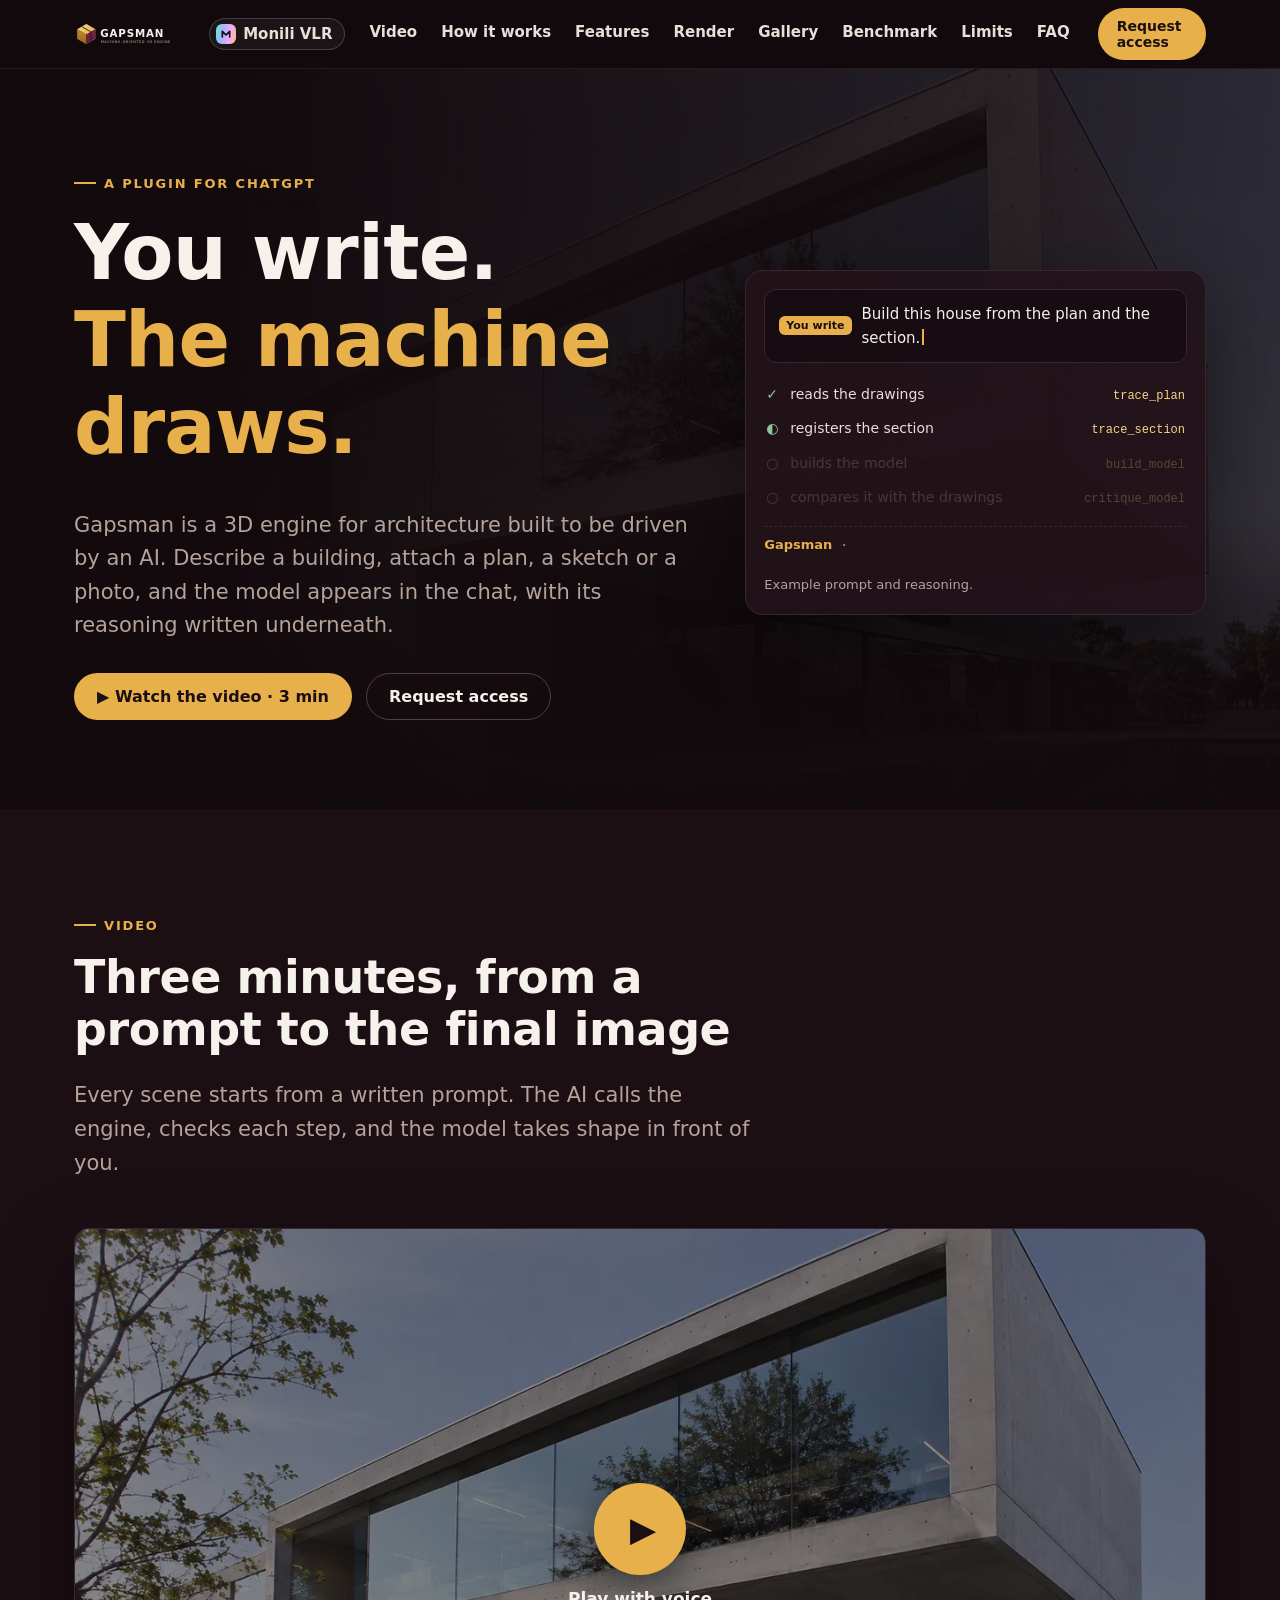
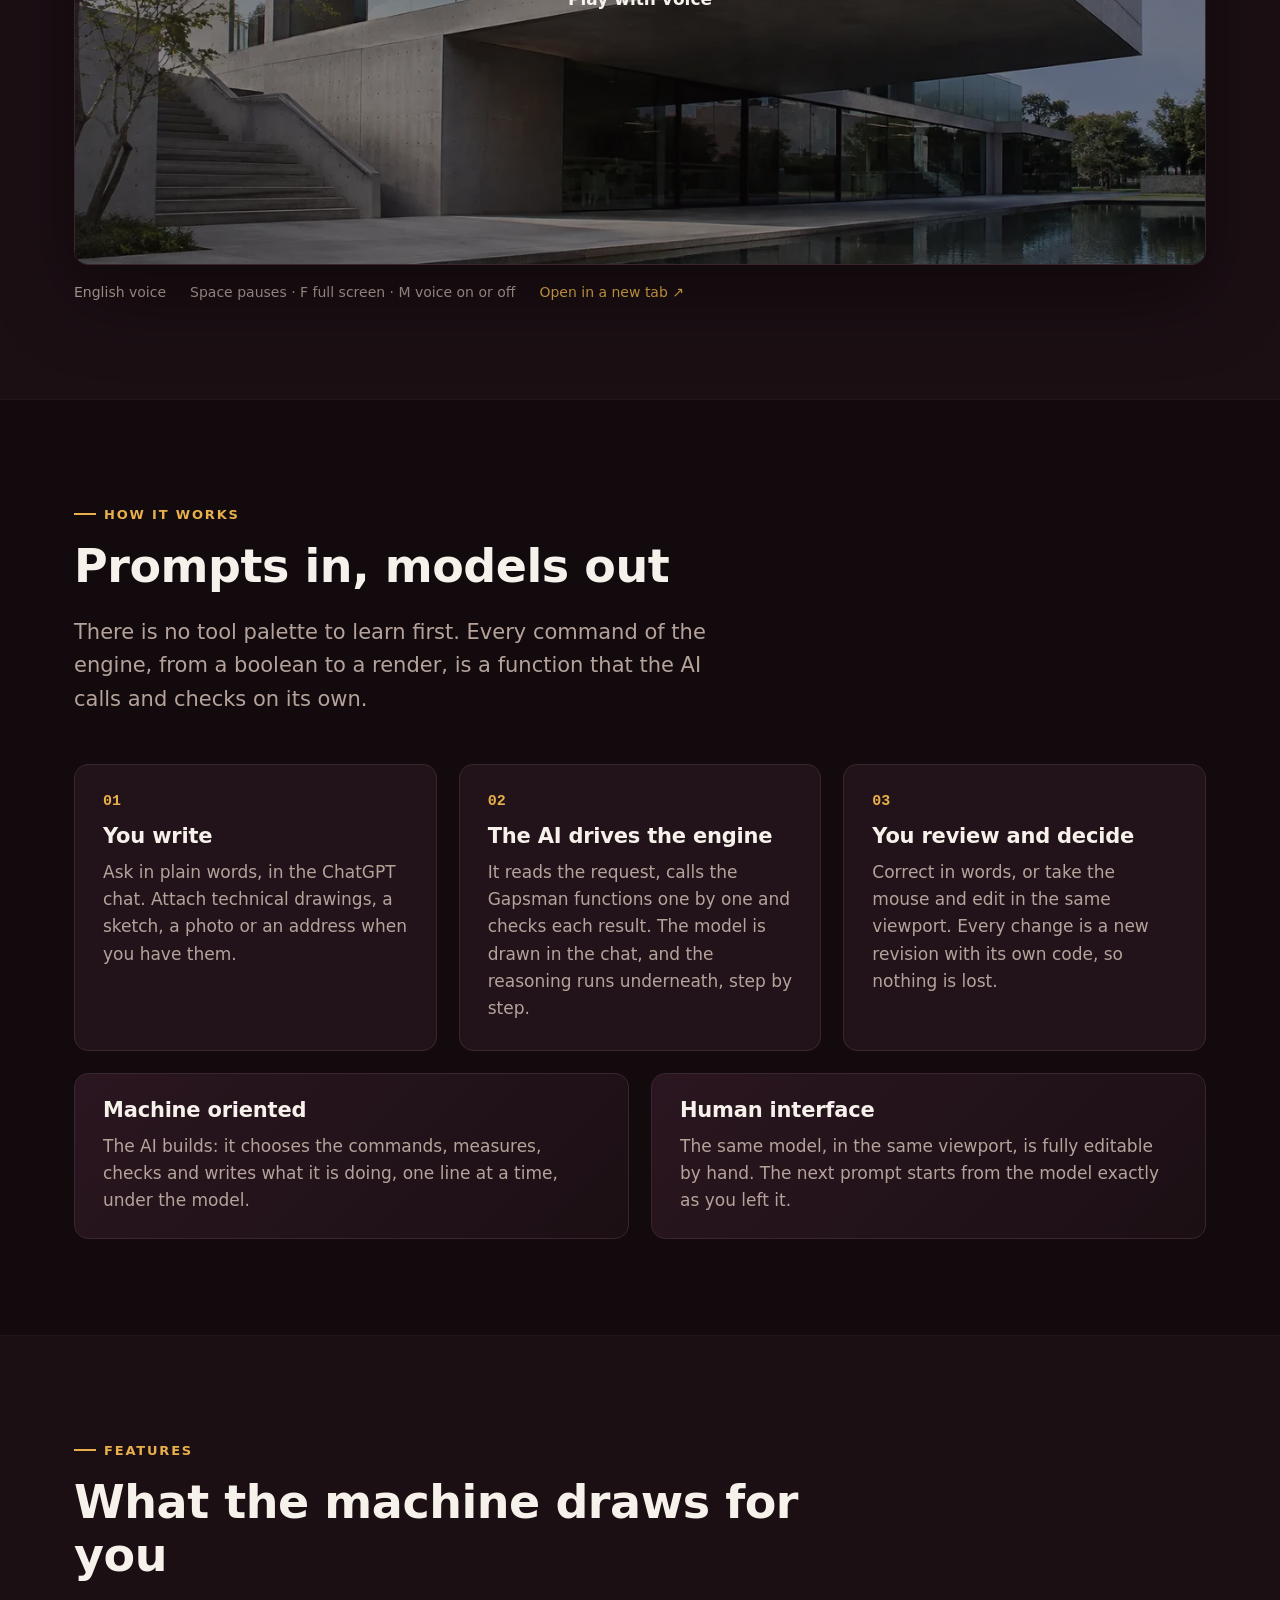
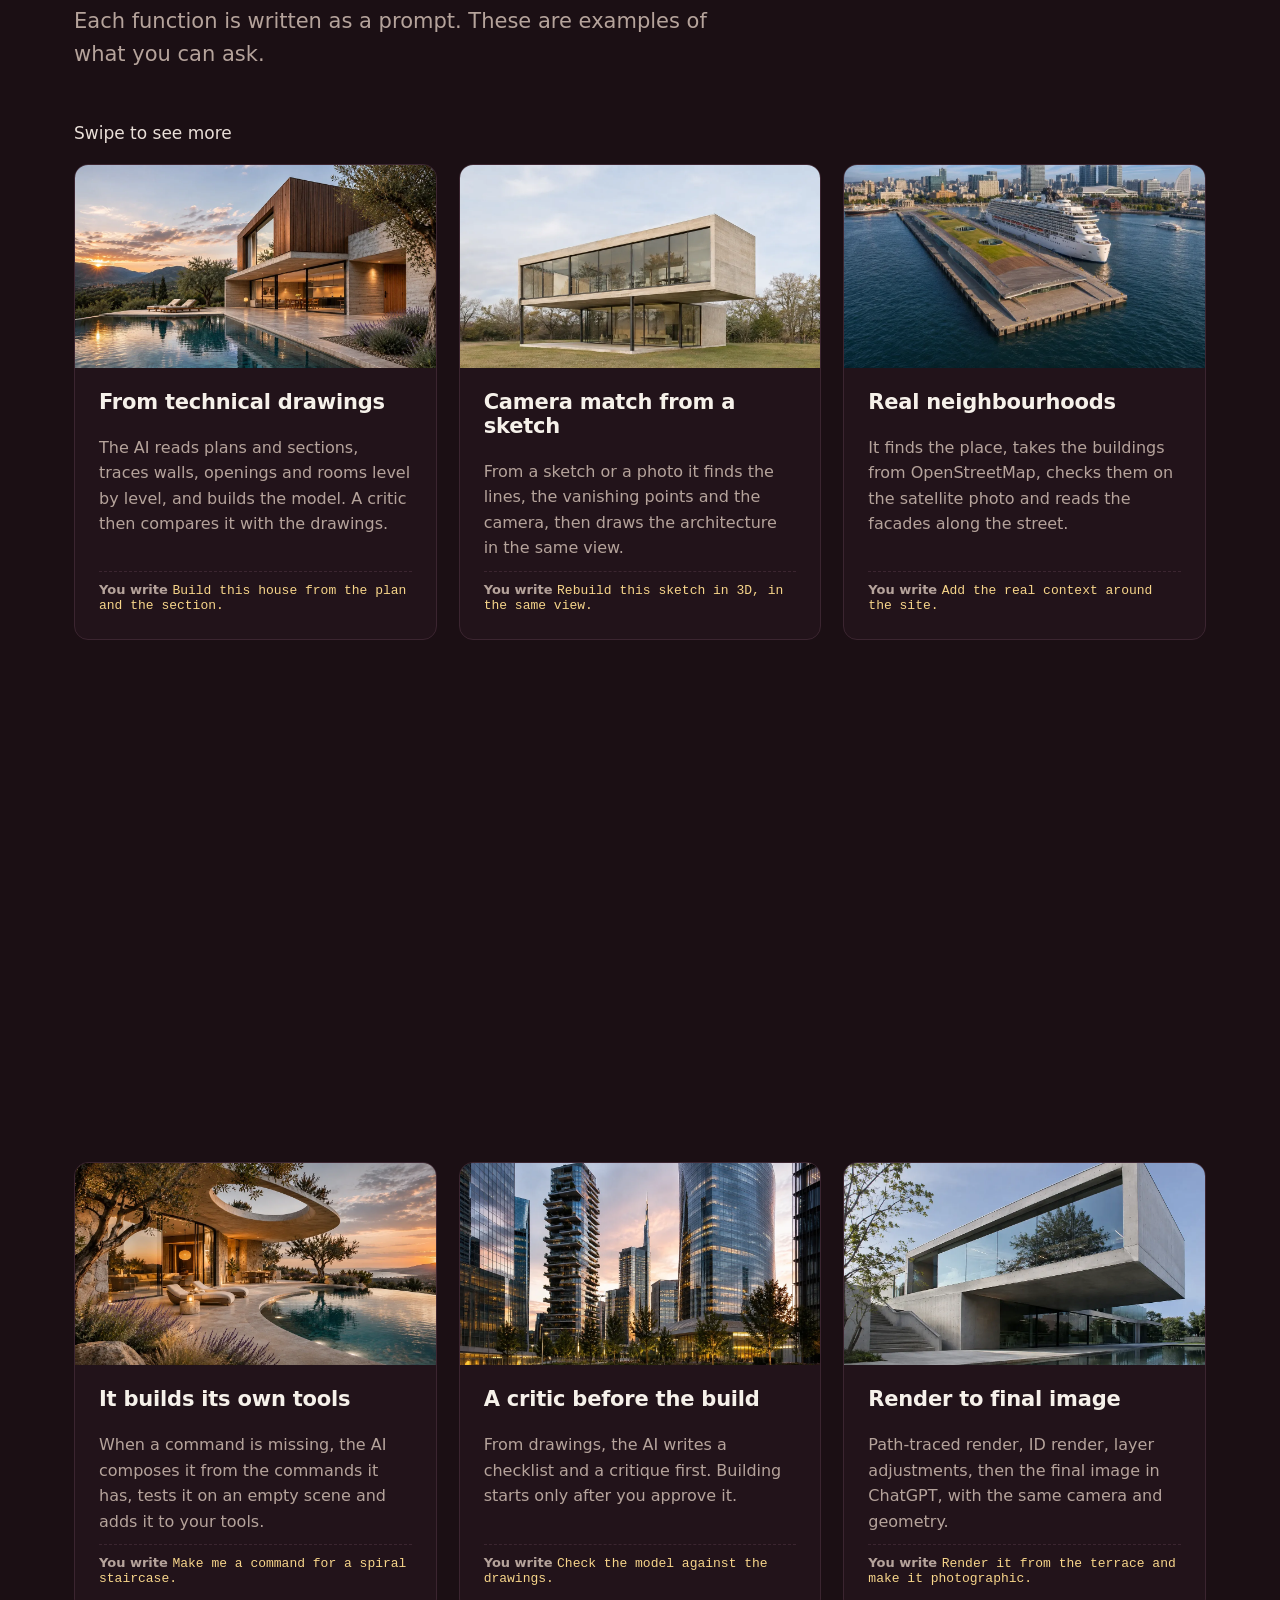
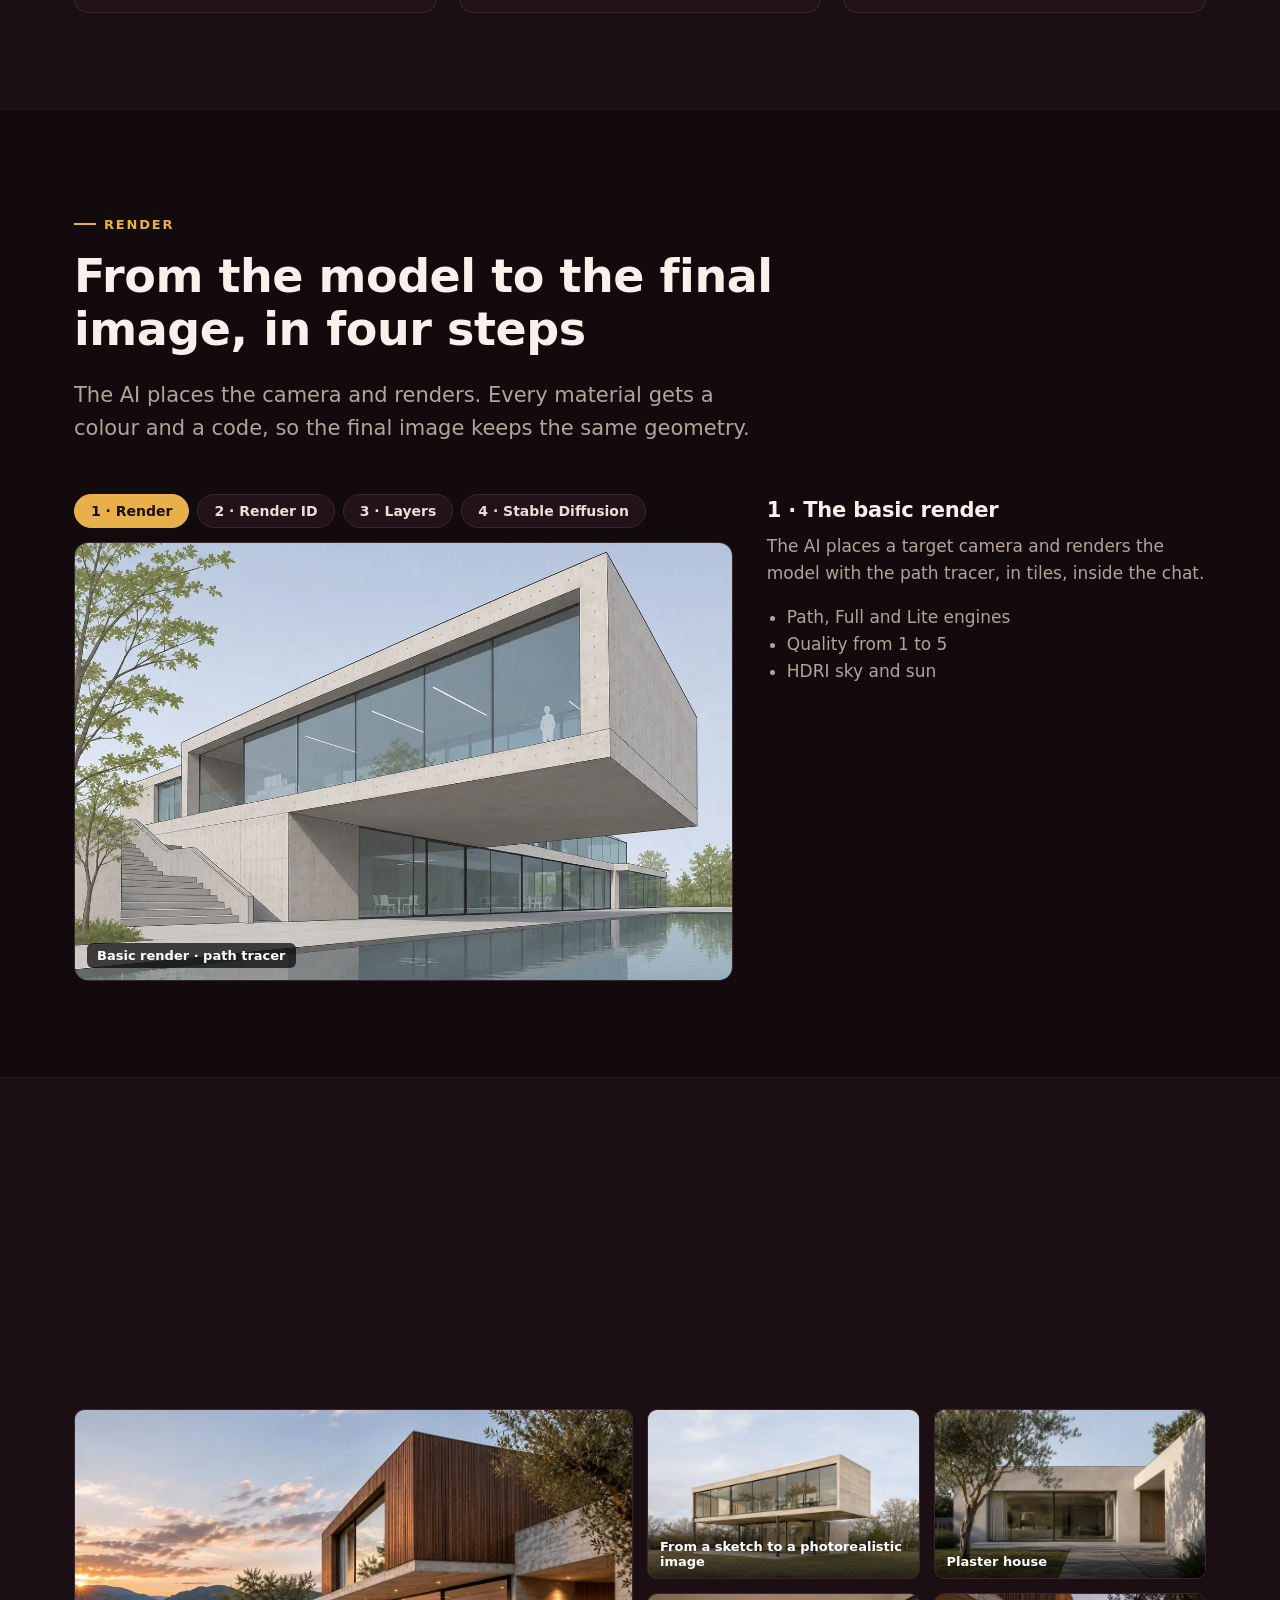
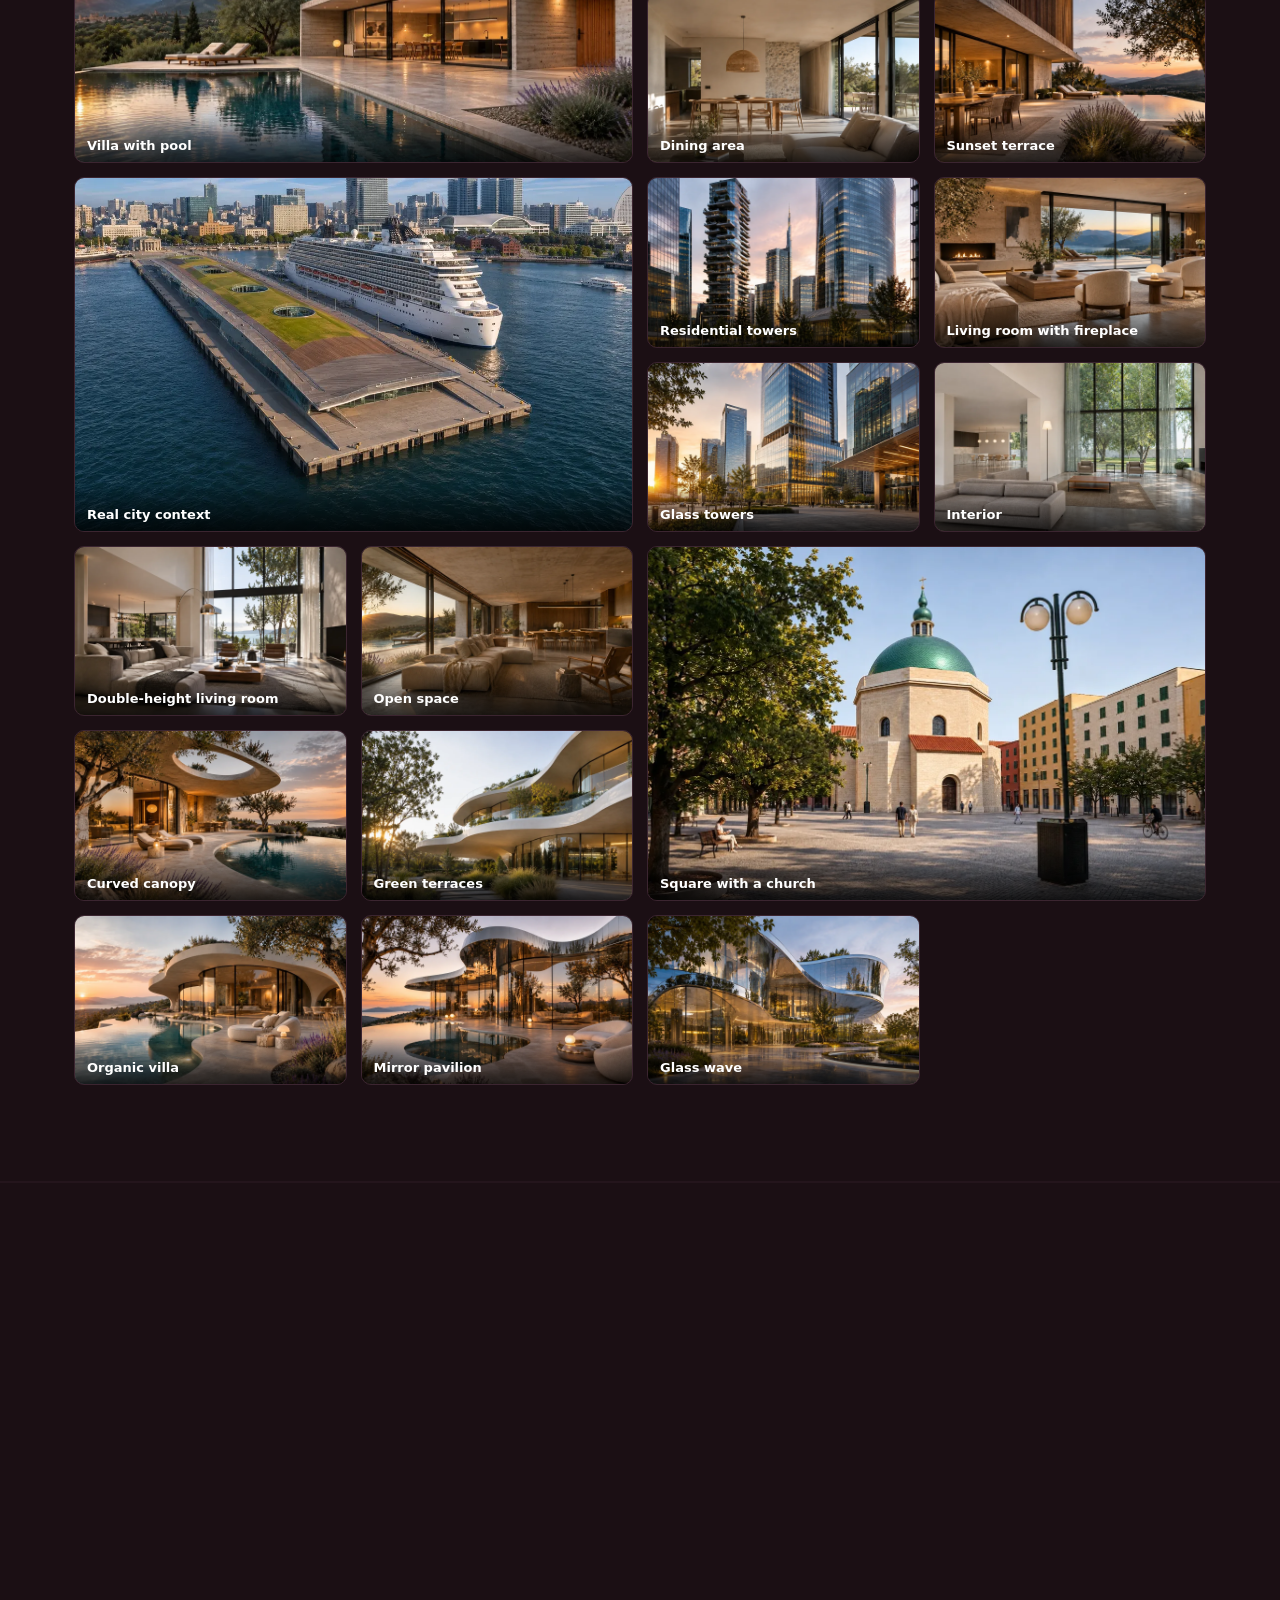
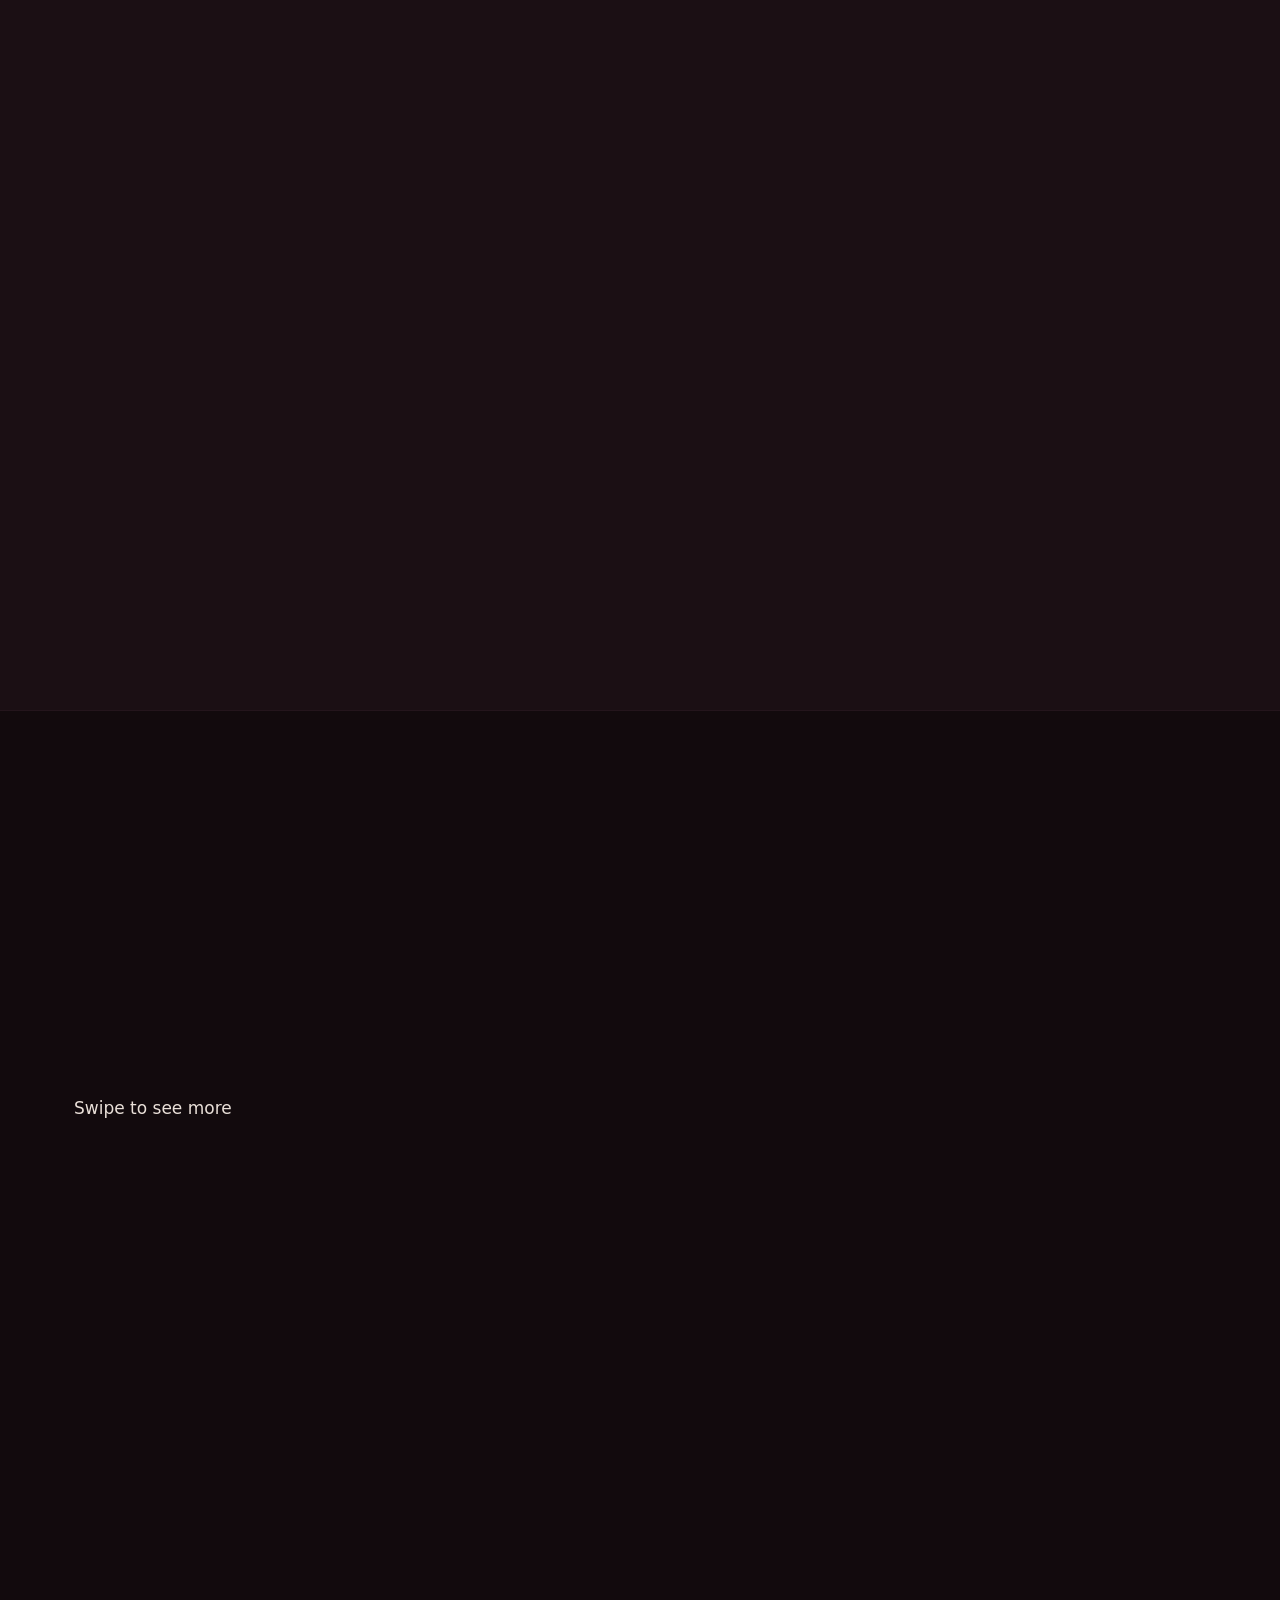
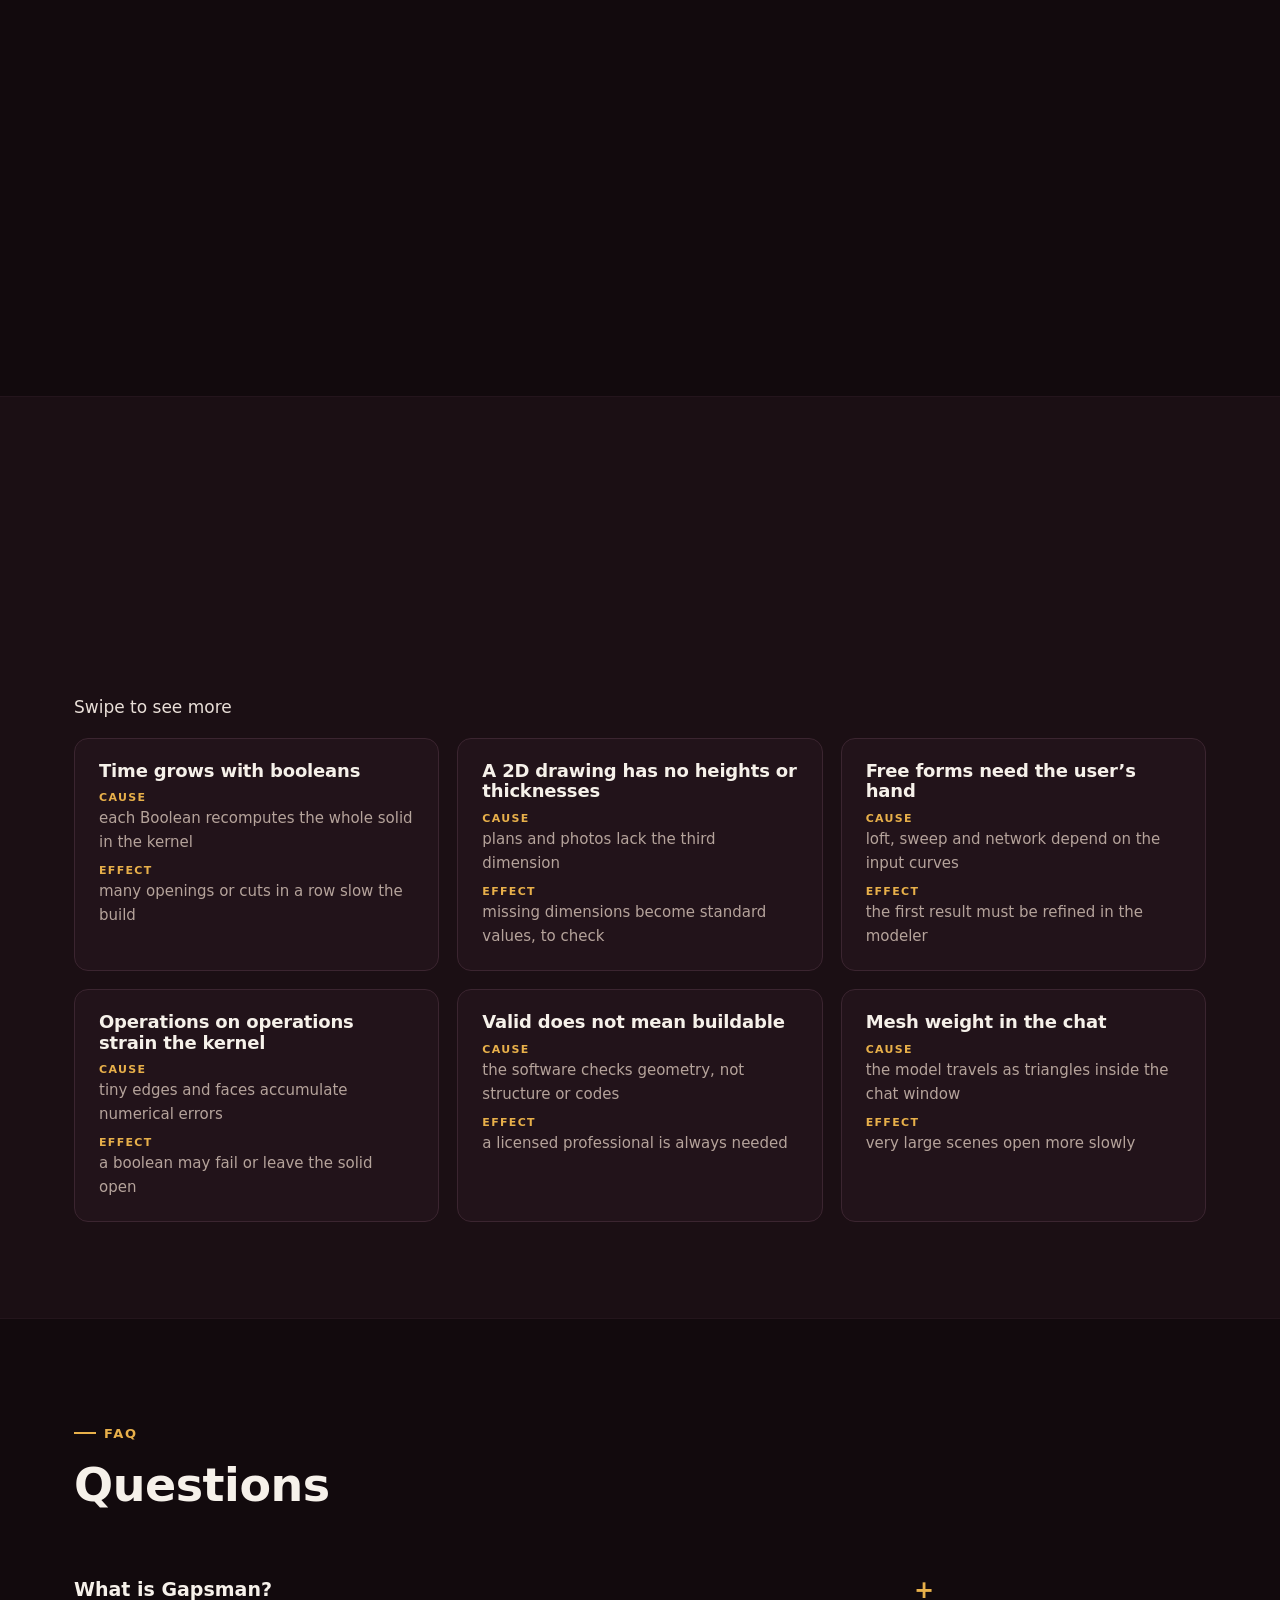
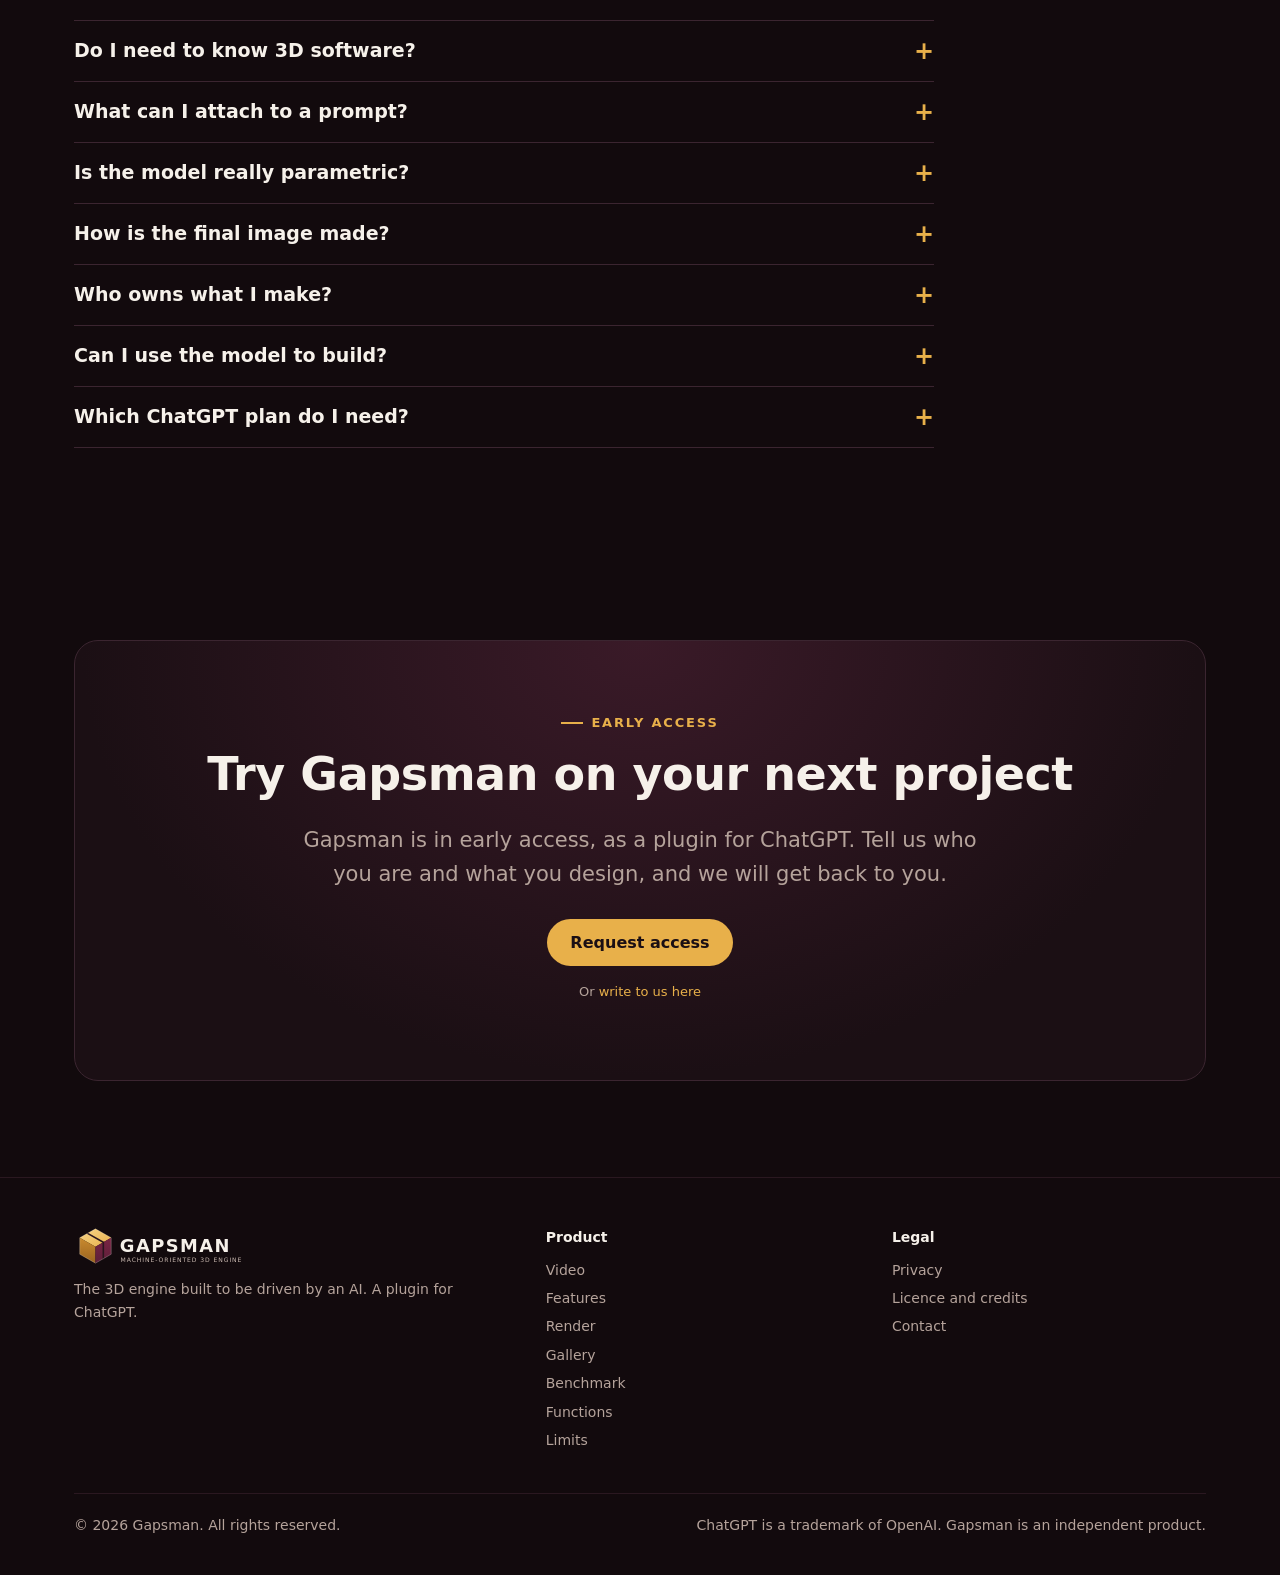
<file: index.html>
<!doctype html>
<html lang="en">
<head>
<meta charset="utf-8">
<meta name="viewport" content="width=device-width, initial-scale=1">
<title>Gapsman · The 3D engine built to be driven by an AI</title>
<meta name="description" content="Gapsman is a plugin for ChatGPT: a 3D engine for architecture driven by an AI. You write a prompt, the machine draws the model, and renders it from material IDs.">
<meta name="theme-color" content="#120a0d">
<link rel="icon" href="favicon.svg" type="image/svg+xml">
<link rel="canonical" href="https://monili-vlr.github.io/gapsman/">
<meta property="og:type" content="website">
<meta property="og:title" content="Gapsman · You write. The machine draws.">
<meta property="og:description" content="A plugin for ChatGPT: the 3D engine for architecture built to be driven by an AI.">
<meta property="og:image" content="https://monili-vlr.github.io/gapsman/img/og.jpg">
<meta property="og:url" content="https://monili-vlr.github.io/gapsman/">
<meta name="twitter:card" content="summary_large_image">
<link rel="stylesheet" href="styles.css">
<style id="mai-home-css">.mai-home{display:inline-flex;align-items:center;gap:7px;padding:5px 12px 5px 6px;border-radius:999px;border:1px solid rgba(128,128,140,.38);background:rgba(128,128,140,.10);color:inherit;font:600 13.5px/1.2 system-ui,-apple-system,"Segoe UI",sans-serif;text-decoration:none;white-space:nowrap;transition:border-color .2s}
.mai-home:hover{border-color:#A5B4FC;text-decoration:none}
.mai-home i{width:20px;height:20px;border-radius:6px;display:grid;place-items:center;background:linear-gradient(100deg,#5EEAD4,#A5B4FC 34%,#F0ABFC 66%,#FDBA74);flex:none}
.mai-home i svg{width:12px;height:12px}</style>
<script>document.documentElement.classList.add('js');setTimeout(function(){if(!window.__siteOK)document.documentElement.classList.remove('js')},2500)</script>
<link rel="stylesheet" href="https://monili-vlr.github.io/mobile.css">
<script type="application/ld+json">{"@context": "https://schema.org", "@graph": [{"@type": "Organization", "@id": "https://monili-vlr.github.io/#org", "name": "Monili VLR", "url": "https://monili-vlr.github.io/", "logo": "https://monili-vlr.github.io/favicon.svg", "founder": {"@type": "Person", "name": "Valerio Scorretti"}, "contactPoint": {"@type": "ContactPoint", "contactType": "customer support", "url": "https://monili-vlr.github.io/#contact"}}, {"@type": "SoftwareApplication", "name": "Gapsman", "applicationCategory": "DesignApplication", "operatingSystem": "Web, inside ChatGPT", "description": "A 3D engine for architecture built to be driven by an AI, available as a plugin for ChatGPT.", "url": "https://monili-vlr.github.io/gapsman/", "publisher": {"@id": "https://monili-vlr.github.io/#org"}, "author": {"@id": "https://monili-vlr.github.io/#org"}, "featureList": ["create_model: a new model, opened in the chat", "modify_model: a new revision, from the model as you left it", "build_model: builds the model from the traced drawings", "check_model: checks every build step before going on", "trace_plan: traces walls, openings and rooms from a plan", "trace_section: registers the section on the plan", "get_drawing_method: method to read plans, sections and photos", "set_checklist: writes what must be checked", "critique_model: compares the model with the drawings", "get_critique: reads the critique", "declare_critique: records differences and fixes, for your approval", "locate_site: finds the place", "build_context: buildings from OpenStreetMap, checked on satellite imagery", "declare_streetview: records what was read from the facades", "add_camera: places a target camera", "render_for_chatgpt: path-traced render and ID render", "tag_entities: tags vehicles, vegetation and landmarks (E-nn)", "get_render_prompt: writes the prompt from the material IDs", "save_render_result: saves the final image", "approve_render: approves the image, kept as reference for next renders", "create_user_tool: composes a new command from existing ones", "run_user_tool: runs one of your commands", "explain_command: explains any command", "show_viewer: reopens a revision in the chat", "get_model: state of a project", "list_projects: your projects"]}]}</script>
<link rel="alternate" type="text/markdown" title="llms.txt" href="https://monili-vlr.github.io/gapsman/llms.txt">
</head>
<body>
<a class="skip" href="#main">Skip to content</a>

<header class="top">
  <nav class="wrap nav" aria-label="Main">
    <a class="logo" href="#top" aria-label="Gapsman, home"><img src="img/logo.svg" alt="Gapsman" width="185" height="40"></a>
    <button class="menu" aria-expanded="false" aria-controls="navlinks">Menu</button>
    <ul id="navlinks">
      <li><a class="mai-home" href="https://monili-vlr.github.io/" title="All Monili VLR products"><i aria-hidden="true"><svg viewBox="0 0 18 18"><path d="M3.5 13.5V5l5.5 5.5L14.5 5v8.5" fill="none" stroke="#0B0C11" stroke-width="2.4" stroke-linecap="round" stroke-linejoin="round"/></svg></i>Monili VLR</a></li>
      <li><a href="#video">Video</a></li>
      <li><a href="#how">How it works</a></li>
      <li><a href="#features">Features</a></li>
      <li><a href="#render">Render</a></li>
      <li><a href="#gallery">Gallery</a></li>
      <li><a href="#benchmark">Benchmark</a></li>
      <li><a href="#limits">Limits</a></li>
      <li><a href="#faq">FAQ</a></li>
    </ul>
    <a class="btn pri" href="#access">Request access</a>
  </nav>
</header>

<main id="main">
<!-- HERO -->
<section class="hero" id="top">
  <div class="wrap">
    <div>
      <div class="eyebrow">A plugin for ChatGPT</div>
      <h1>You write.<br><span>The machine draws.</span></h1>
      <p class="lead">Gapsman is a 3D engine for architecture built to be driven by an AI. Describe a building, attach a plan, a sketch or a photo, and the model appears in the chat, with its reasoning written underneath.</p>
      <div class="cta">
        <a class="btn pri" href="#video">▶ Watch the video · 3 min</a>
        <a class="btn sec" href="#access">Request access</a>
      </div>
    </div>
    <div class="chat" aria-label="Example of a prompt and of the AI at work">
      <div class="bar"><span class="you">You write</span><span class="typed" id="typed"></span></div>
      <ol id="calls"></ol>
      <div class="cot" id="cot"><b>Gapsman</b> · </div>
      <p class="note" style="margin:10px 0 0">Example prompt and reasoning.</p>
    </div>
  </div>
</section>

<!-- VIDEO -->
<section id="video" class="alt">
  <div class="wrap">
    <div class="head rv">
      <div class="eyebrow">Video</div>
      <h2>Three minutes, from a prompt to the final image</h2>
      <p class="lead">Every scene starts from a written prompt. The AI calls the engine, checks each step, and the model takes shape in front of you.</p>
    </div>
    <div class="player rv" id="player">
      <button class="poster" id="poster" aria-label="Play the Gapsman video with voice">
        <img src="img/render/4.webp" alt="" loading="lazy">
        <span class="play"><i>▶</i>Play with voice</span>
      </button>
    </div>
    <div class="vmeta"><span>English voice</span><span>Space pauses · F full screen · M voice on or off</span><a href="video/gapsman-video.html" target="_blank" rel="noopener">Open in a new tab ↗</a></div>
  </div>
</section>

<!-- HOW -->
<section id="how">
  <div class="wrap">
    <div class="head rv">
      <div class="eyebrow">How it works</div>
      <h2>Prompts in, models out</h2>
      <p class="lead">There is no tool palette to learn first. Every command of the engine, from a boolean to a render, is a function that the AI calls and checks on its own.</p>
    </div>
    <div class="steps">
      <div class="step rv"><h3>You write</h3><p>Ask in plain words, in the ChatGPT chat. Attach technical drawings, a sketch, a photo or an address when you have them.</p></div>
      <div class="step rv"><h3>The AI drives the engine</h3><p>It reads the request, calls the Gapsman functions one by one and checks each result. The model is drawn in the chat, and the reasoning runs underneath, step by step.</p></div>
      <div class="step rv"><h3>You review and decide</h3><p>Correct in words, or take the mouse and edit in the same viewport. Every change is a new revision with its own code, so nothing is lost.</p></div>
    </div>
    <div class="modes">
      <div class="mode rv"><h3>Machine oriented</h3><p>The AI builds: it chooses the commands, measures, checks and writes what it is doing, one line at a time, under the model.</p></div>
      <div class="mode rv"><h3>Human interface</h3><p>The same model, in the same viewport, is fully editable by hand. The next prompt starts from the model exactly as you left it.</p></div>
    </div>
  </div>
</section>

<!-- FEATURES -->
<section id="features" class="alt">
  <div class="wrap">
    <div class="head rv">
      <div class="eyebrow">Features</div>
      <h2>What the machine draws for you</h2>
      <p class="lead">Each function is written as a prompt. These are examples of what you can ask.</p>
    </div>
    <p class="mai-swipe-hint">Swipe to see more</p><div class="grid mai-swipe">
      <article class="feat rv"><img src="img/gallery/01.webp" alt="Villa with pool made with Gapsman" loading="lazy"><div class="in"><h3>From technical drawings</h3><p>The AI reads plans and sections, traces walls, openings and rooms level by level, and builds the model. A critic then compares it with the drawings.</p><div class="q">Build this house from the plan and the section.</div></div></article>
      <article class="feat rv"><img src="img/gallery/18.webp" alt="Photorealistic image made from a sketch" loading="lazy"><div class="in"><h3>Camera match from a sketch</h3><p>From a sketch or a photo it finds the lines, the vanishing points and the camera, then draws the architecture in the same view.</p><div class="q">Rebuild this sketch in 3D, in the same view.</div></div></article>
      <article class="feat rv"><img src="img/gallery/15.webp" alt="Real city block rebuilt with Gapsman" loading="lazy"><div class="in"><h3>Real neighbourhoods</h3><p>It finds the place, takes the buildings from OpenStreetMap, checks them on the satellite photo and reads the facades along the street.</p><div class="q">Add the real context around the site.</div></div></article>
      <article class="feat rv"><img src="img/gallery/12.webp" alt="Organic villa made with Gapsman" loading="lazy"><div class="in"><h3>Parametric, and free</h3><p>Walls, doors, windows, slabs, roofs, stairs: everything stays parametric. It also models freely, with curves, polygons, subdivision and a little sculpting.</p><div class="q">Make the roof steeper and the windows wider.</div></div></article>
      <article class="feat rv"><img src="img/gallery/16.webp" alt="Interior made with Gapsman" loading="lazy"><div class="in"><h3>Real furniture</h3><p>Furniture comes from a library of real products, with brand, model and measures, such as Muuto, Vitra, Cassina, HAY, Fritz Hansen and IKEA.</p><div class="q">Furnish the living room with a Muuto sofa.</div></div></article>
      <article class="feat rv"><img src="img/gallery/04.webp" alt="Sunset terrace made with Gapsman" loading="lazy"><div class="in"><h3>Gardens: RPC and ivy</h3><p>Real photographs of trees and people on cards that face the camera, with seasons, and a vegetation creator that grows ivy on the walls.</p><div class="q">Add trees and people, then grow ivy on the wall.</div></div></article>
      <article class="feat rv"><img src="img/gallery/10.webp" alt="Curved canopy made with Gapsman" loading="lazy"><div class="in"><h3>It builds its own tools</h3><p>When a command is missing, the AI composes it from the commands it has, tests it on an empty scene and adds it to your tools.</p><div class="q">Make me a command for a spiral staircase.</div></div></article>
      <article class="feat rv"><img src="img/gallery/05.webp" alt="Residential towers made with Gapsman" loading="lazy"><div class="in"><h3>A critic before the build</h3><p>From drawings, the AI writes a checklist and a critique first. Building starts only after you approve it.</p><div class="q">Check the model against the drawings.</div></div></article>
      <article class="feat rv"><img src="img/render/4.webp" alt="Final image generated from a Gapsman render" loading="lazy"><div class="in"><h3>Render to final image</h3><p>Path-traced render, ID render, layer adjustments, then the final image in ChatGPT, with the same camera and geometry.</p><div class="q">Render it from the terrace and make it photographic.</div></div></article>
    </div>
  </div>
</section>

<!-- RENDER -->
<section id="render">
  <div class="wrap">
    <div class="head rv">
      <div class="eyebrow">Render</div>
      <h2>From the model to the final image, in four steps</h2>
      <p class="lead">The AI places the camera and renders. Every material gets a colour and a code, so the final image keeps the same geometry.</p>
    </div>
    <div class="pipe rv">
      <div>
        <div class="tabs" role="tablist" aria-label="Render steps">
          <button role="tab" aria-selected="true" data-k="0">1 · Render</button>
          <button role="tab" aria-selected="false" data-k="1">2 · Render ID</button>
          <button role="tab" aria-selected="false" data-k="2">3 · Layers</button>
          <button role="tab" aria-selected="false" data-k="3">4 · Stable Diffusion</button>
        </div>
        <div class="stagebox" id="stagebox">
          <img loading="lazy" decoding="async" src="img/render/1.webp" alt="Basic path-traced render" class="base">
          <img loading="lazy" decoding="async" src="img/render/3.webp" alt="" class="top3" aria-hidden="true">
          <img loading="lazy" decoding="async" src="img/render/2.webp" alt="" class="top3 id" aria-hidden="true">
          <img loading="lazy" decoding="async" src="img/render/4.webp" alt="" class="top3 sd" aria-hidden="true">
          <span class="lbl" id="slbl">Basic render · path tracer</span>
        </div>
        <label class="lever" id="lever">Post-produced layer <input type="range" min="0" max="100" value="0" id="lev" aria-label="Opacity of the post-produced layer"><span class="mono" id="levv">0</span></label>
      </div>
      <div class="pdesc" id="pdesc"></div>
    </div>
  </div>
</section>

<!-- GALLERY -->
<section id="gallery" class="alt">
  <div class="wrap">
    <div class="head rv">
      <div class="eyebrow">Gallery</div>
      <h2>Made with Gapsman</h2>
      <p class="lead">Models and images made from a few prompts. Click an image to enlarge it.</p>
    </div>
    <div class="gal rv" id="gal"></div>
  </div>
  <dialog class="lb" id="lb" aria-label="Image viewer">
    <button class="x" aria-label="Close">×</button>
    <button class="nv pv" aria-label="Previous image">‹</button>
    <button class="nv nx" aria-label="Next image">›</button>
    <img alt="" id="lbimg"><p id="lbcap"></p>
  </dialog>
</section>

<!-- BENCHMARK -->
<section id="benchmark" class="alt">
  <div class="wrap">
    <div class="head rv">
      <div class="eyebrow">Benchmark</div>
      <h2>Measured where tested, estimated where not</h2>
      <p class="lead">The same benchmark shown inside the plugin. A value is marked as measured only when a test exists. The others are cautious estimates, and will be replaced by measurements as tests grow.</p>
    </div>
    <div class="bench rv">
      <div class="bars" id="bars"></div>
      <div class="side">
        <div class="card2"><h3>Real times</h3><p class="note">Measured on the development PC.</p><table class="tt" id="times"></table></div>
        <div class="card2"><h3>Automatic tests</h3><p class="big">138 / 138 <span class="badge m">MEASURED</span></p><p class="note">Test suite of the plugin tools, run on 24 November 2026.</p></div>
      </div>
    </div>
    <div class="specs rv">
      <div><b>Closed solids</b><span>Modelling kernel with tolerance 1 mm. Every save checks overlaps and open solids.</span></div>
      <div><b>Revisions</b><span>Every change is a revision with its own code, GBM-project-n, and the next prompt starts from it.</span></div>
      <div><b>Parametric</b><span>Walls, doors, windows, slabs, roofs, columns, beams, stairs, rooms, furniture and ivy keep their parameters.</span></div>
      <div><b>Render</b><span>Path tracer with Path, Full and Lite engines, quality 1 to 5, HDRI, layer editor and Color ID.</span></div>
    </div>
  </div>
</section>

<!-- FUNCTIONS -->
<section id="functions">
  <div class="wrap">
    <div class="head rv">
      <div class="eyebrow">Functions</div>
      <h2>Every command is a function the AI calls</h2>
      <p class="lead">The functions the plugin gives to the AI, grouped by what they do. You never call them yourself: you write, the AI chooses.</p>
    </div>
    <p class="mai-swipe-hint">Swipe to see more</p><div class="fns rv mai-swipe" id="fns"></div>
  </div>
</section>

<!-- LIMITS -->
<section id="limits" class="alt">
  <div class="wrap">
    <div class="head rv">
      <div class="eyebrow">Limits</div>
      <h2>What it does not do, and why</h2>
      <p class="lead">An honest list, the same one shown inside the plugin.</p>
    </div>
    <p class="mai-swipe-hint">Swipe to see more</p><div class="lims mai-swipe" id="lims"></div>
  </div>
</section>

<!-- FAQ -->
<section id="faq">
  <div class="wrap">
    <div class="head rv"><div class="eyebrow">FAQ</div><h2>Questions</h2></div>
    <div class="faq rv">
      <details><summary>What is Gapsman?</summary><p>A 3D engine for architecture that runs as a plugin inside ChatGPT. You describe what you want in words, and the AI uses the engine to model, check and render it.</p></details>
      <details><summary>Do I need to know 3D software?</summary><p>No. You work by writing prompts. If you want, you can also edit the model by hand in the same viewport.</p></details>
      <details><summary>What can I attach to a prompt?</summary><p>Plans and sections, sketches, photos, and an address for the real context. The AI reads them and says what it understood before building.</p></details>
      <details><summary>Is the model really parametric?</summary><p>Yes. Walls, doors, windows, slabs, roofs, stairs, furniture and ivy keep their parameters, so a correction in words changes the model instead of redrawing it.</p></details>
      <details><summary>How is the final image made?</summary><p>Gapsman renders the model with a path tracer, makes an ID render with one colour and one code per material, adjusts the layers, and writes the prompt for the final image in ChatGPT, with the same camera and geometry.</p></details>
      <details><summary>Who owns what I make?</summary><p>The models, drawings and renders you create with Gapsman are yours.</p></details>
      <details><summary>Can I use the model to build?</summary><p>Gapsman checks geometry, not structure or building codes. A licensed professional is always needed.</p></details>
      <details><summary>Which ChatGPT plan do I need?</summary><p>During early access Gapsman runs as a custom app, which requires a ChatGPT plan that allows custom apps. Write to us and we will tell you what fits your account.</p></details>
    </div>
  </div>
</section>

<!-- ACCESS -->
<section id="access">
  <div class="wrap">
    <div class="cta-box rv">
      <div class="eyebrow">Early access</div>
      <h2>Try Gapsman on your next project</h2>
      <p class="lead">Gapsman is in early access, as a plugin for ChatGPT. Tell us who you are and what you design, and we will get back to you.</p>
      <a class="btn pri" href="https://monili-vlr.github.io/#contact" data-mai-contact="Gapsman early access">Request access</a>
      <p class="note" style="margin-top:16px">Or <a href="https://monili-vlr.github.io/#contact" data-mai-contact="Gapsman">write to us here</a></p>
    </div>
  </div>
</section>
</main>

<footer>
  <div class="wrap">
    <div class="cols">
      <div><img src="img/logo.svg" alt="Gapsman" width="185" height="40" style="height:40px;width:auto;margin-bottom:12px"><p>The 3D engine built to be driven by an AI. A plugin for ChatGPT.</p></div>
      <div><h4>Product</h4><ul><li><a href="#video">Video</a></li><li><a href="#features">Features</a></li><li><a href="#render">Render</a></li><li><a href="#gallery">Gallery</a></li><li><a href="#benchmark">Benchmark</a></li><li><a href="#functions">Functions</a></li><li><a href="#limits">Limits</a></li></ul></div>
      <div><h4>Legal</h4><ul><li><a href="privacy.html">Privacy</a></li><li><a href="legal.html">Licence and credits</a></li><li><a href="https://monili-vlr.github.io/#contact" data-mai-contact="Gapsman">Contact</a></li></ul></div>
    </div>
    <div class="base"><span>© 2026 Gapsman. All rights reserved.</span><span>ChatGPT is a trademark of OpenAI. Gapsman is an independent product.</span></div>
  </div>
</footer>

<script src="site.js" defer></script>
<script src="https://monili-vlr.github.io/contact.js" defer></script>
</body>
</html>
</file>
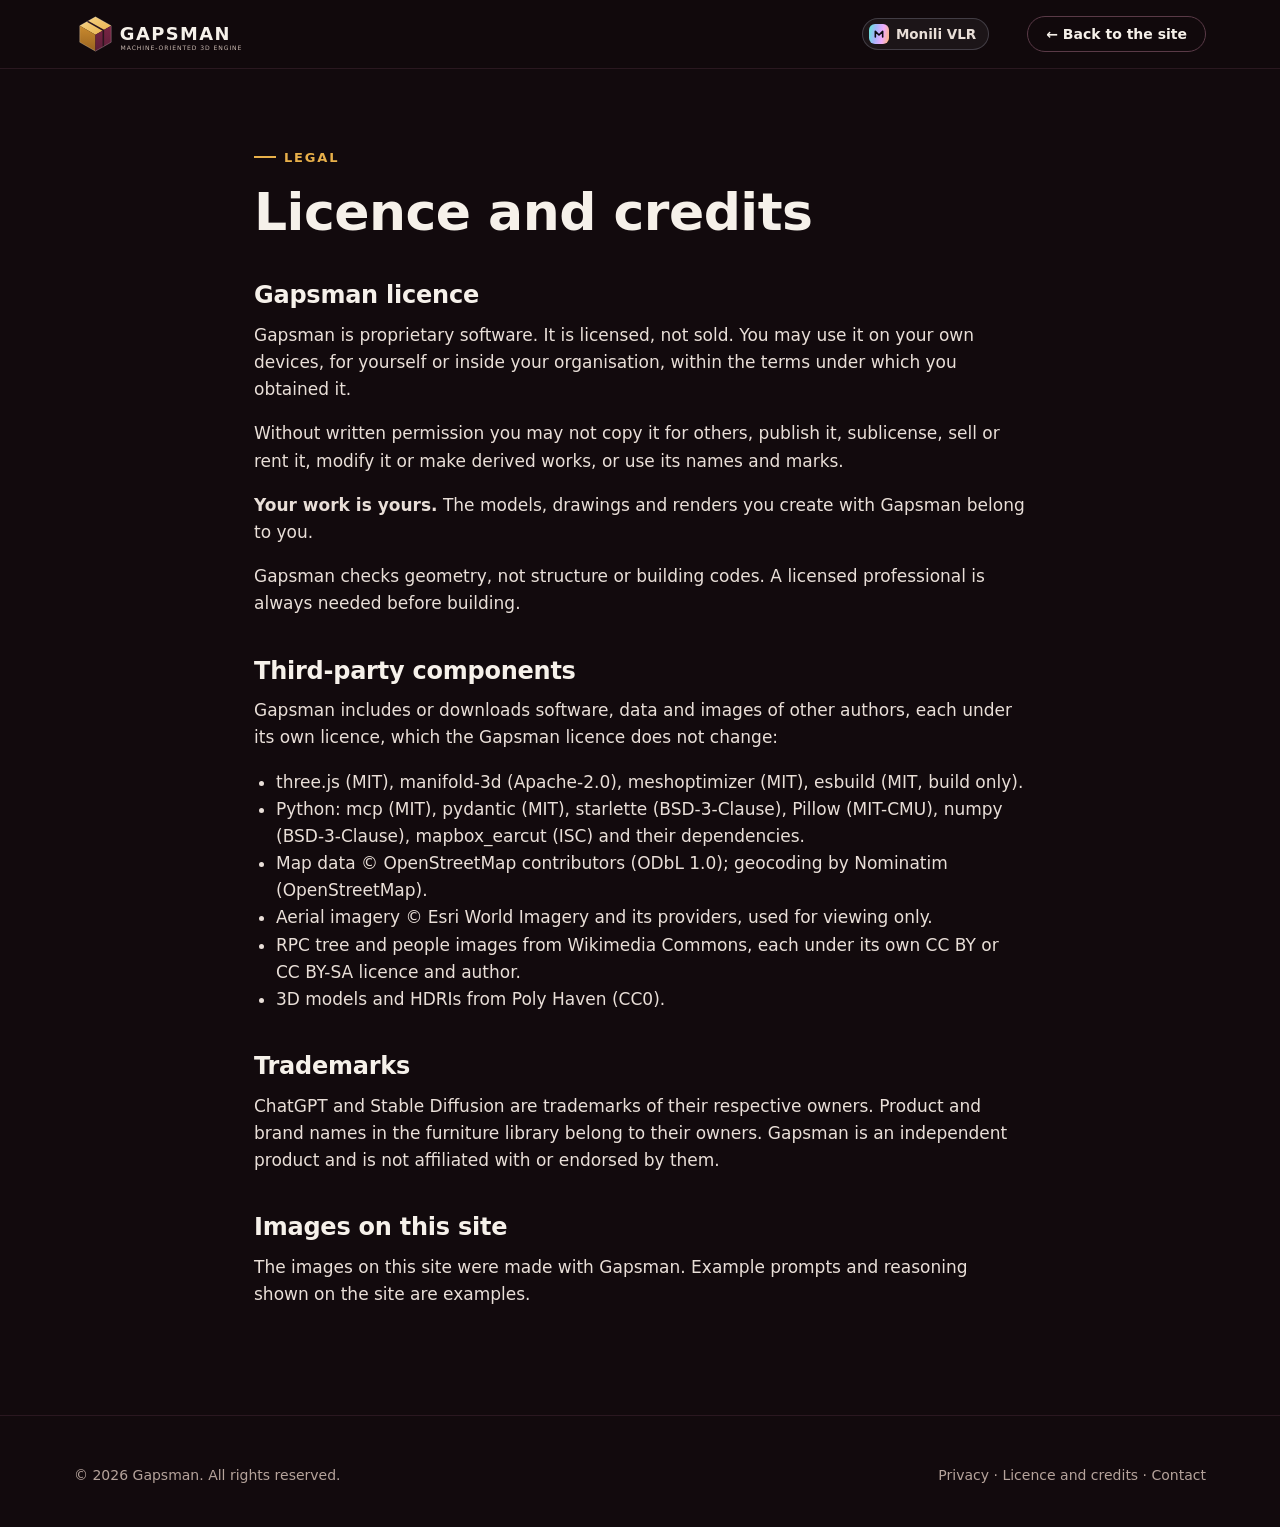
<file: legal.html>
<!doctype html>
<html lang="en">
<head>
<meta charset="utf-8">
<meta name="viewport" content="width=device-width, initial-scale=1">
<title>Licence and credits · Gapsman</title>
<meta name="description" content="Licence of Gapsman and credits for third-party components.">
<meta name="theme-color" content="#120a0d">
<link rel="icon" href="favicon.svg" type="image/svg+xml">
<link rel="stylesheet" href="styles.css">
<style id="mai-home-css">.mai-home{display:inline-flex;align-items:center;gap:7px;padding:5px 12px 5px 6px;border-radius:999px;border:1px solid rgba(128,128,140,.38);background:rgba(128,128,140,.10);color:inherit;font:600 13.5px/1.2 system-ui,-apple-system,"Segoe UI",sans-serif;text-decoration:none;white-space:nowrap;transition:border-color .2s}
.mai-home:hover{border-color:#A5B4FC;text-decoration:none}
.mai-home i{width:20px;height:20px;border-radius:6px;display:grid;place-items:center;background:linear-gradient(100deg,#5EEAD4,#A5B4FC 34%,#F0ABFC 66%,#FDBA74);flex:none}
.mai-home i svg{width:12px;height:12px}
@media (max-width:640px){header .mai-home{font-size:0;gap:0;padding:5px;margin-right:8px}header .mai-home i{width:24px;height:24px}}</style>
</head>
<body>
<header class="top"><nav class="wrap nav" aria-label="Main"><a class="logo" href="./" aria-label="Gapsman, home"><img src="img/logo.svg" alt="Gapsman" width="185" height="40"></a><a class="mai-home" style="margin-left:auto;margin-right:10px" href="https://monili-vlr.github.io/" title="All Monili VLR products"><i aria-hidden="true"><svg viewBox="0 0 18 18"><path d="M3.5 13.5V5l5.5 5.5L14.5 5v8.5" fill="none" stroke="#0B0C11" stroke-width="2.4" stroke-linecap="round" stroke-linejoin="round"/></svg></i>Monili VLR</a><a class="btn sec" href="./" style="margin-left:0;padding:9px 18px;font-size:14px">← Back to the site</a></nav></header>
<main class="doc">
<div class="eyebrow">Legal</div>
<h1>Licence and credits</h1>
<h2>Gapsman licence</h2>
<p>Gapsman is proprietary software. It is licensed, not sold. You may use it on your own devices, for yourself or inside your organisation, within the terms under which you obtained it.</p>
<p>Without written permission you may not copy it for others, publish it, sublicense, sell or rent it, modify it or make derived works, or use its names and marks.</p>
<p><strong>Your work is yours.</strong> The models, drawings and renders you create with Gapsman belong to you.</p>
<p>Gapsman checks geometry, not structure or building codes. A licensed professional is always needed before building.</p>
<h2>Third-party components</h2>
<p>Gapsman includes or downloads software, data and images of other authors, each under its own licence, which the Gapsman licence does not change:</p>
<ul>
<li>three.js (MIT), manifold-3d (Apache-2.0), meshoptimizer (MIT), esbuild (MIT, build only).</li>
<li>Python: mcp (MIT), pydantic (MIT), starlette (BSD-3-Clause), Pillow (MIT-CMU), numpy (BSD-3-Clause), mapbox_earcut (ISC) and their dependencies.</li>
<li>Map data © OpenStreetMap contributors (ODbL 1.0); geocoding by Nominatim (OpenStreetMap).</li>
<li>Aerial imagery © Esri World Imagery and its providers, used for viewing only.</li>
<li>RPC tree and people images from Wikimedia Commons, each under its own CC BY or CC BY-SA licence and author.</li>
<li>3D models and HDRIs from Poly Haven (CC0).</li>
</ul>
<h2>Trademarks</h2>
<p>ChatGPT and Stable Diffusion are trademarks of their respective owners. Product and brand names in the furniture library belong to their owners. Gapsman is an independent product and is not affiliated with or endorsed by them.</p>
<h2>Images on this site</h2>
<p>The images on this site were made with Gapsman. Example prompts and reasoning shown on the site are examples.</p>
</main>
<footer><div class="wrap"><div class="base" style="margin:0;border:0;padding:0"><span>© 2026 Gapsman. All rights reserved.</span><span><a href="privacy.html">Privacy</a> · <a href="legal.html">Licence and credits</a> · <a href="https://monili-vlr.github.io/#contact" data-mai-contact="Gapsman">Contact</a></span></div></div></footer>
<script src="https://monili-vlr.github.io/contact.js" defer></script>
</body>
</html>
</file>
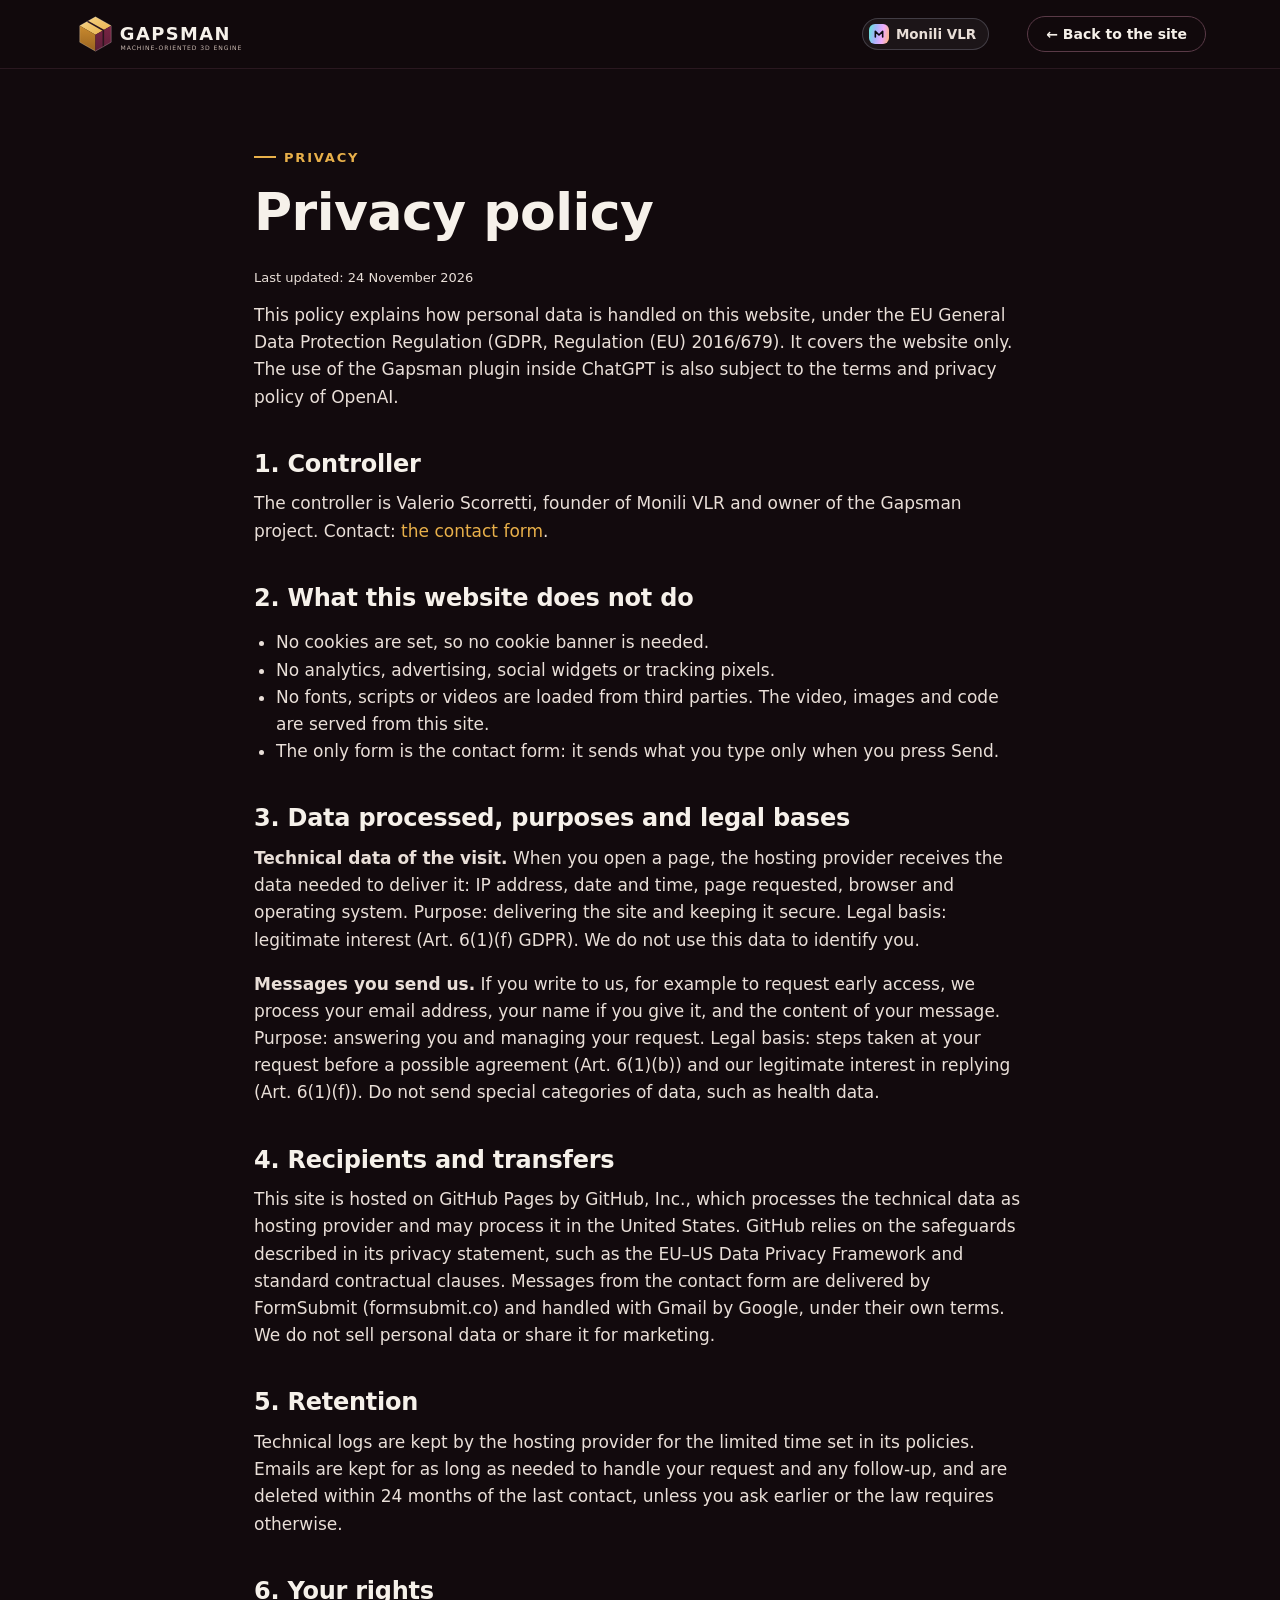
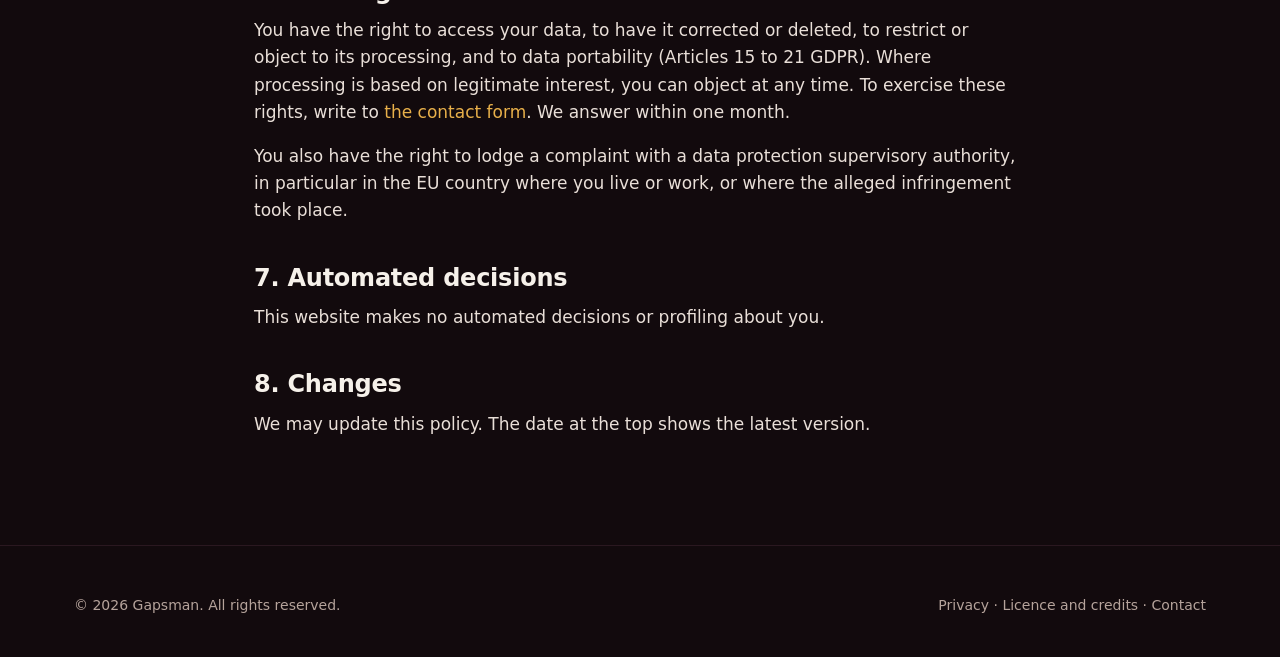
<file: privacy.html>
<!doctype html>
<html lang="en">
<head>
<meta charset="utf-8">
<meta name="viewport" content="width=device-width, initial-scale=1">
<title>Privacy policy · Gapsman</title>
<meta name="description" content="How the Gapsman website handles your data.">
<meta name="theme-color" content="#120a0d">
<link rel="icon" href="favicon.svg" type="image/svg+xml">
<link rel="stylesheet" href="styles.css">
<style id="mai-home-css">.mai-home{display:inline-flex;align-items:center;gap:7px;padding:5px 12px 5px 6px;border-radius:999px;border:1px solid rgba(128,128,140,.38);background:rgba(128,128,140,.10);color:inherit;font:600 13.5px/1.2 system-ui,-apple-system,"Segoe UI",sans-serif;text-decoration:none;white-space:nowrap;transition:border-color .2s}
.mai-home:hover{border-color:#A5B4FC;text-decoration:none}
.mai-home i{width:20px;height:20px;border-radius:6px;display:grid;place-items:center;background:linear-gradient(100deg,#5EEAD4,#A5B4FC 34%,#F0ABFC 66%,#FDBA74);flex:none}
.mai-home i svg{width:12px;height:12px}
@media (max-width:640px){header .mai-home{font-size:0;gap:0;padding:5px;margin-right:8px}header .mai-home i{width:24px;height:24px}}</style>
</head>
<body>
<header class="top"><nav class="wrap nav" aria-label="Main"><a class="logo" href="./" aria-label="Gapsman, home"><img src="img/logo.svg" alt="Gapsman" width="185" height="40"></a><a class="mai-home" style="margin-left:auto;margin-right:10px" href="https://monili-vlr.github.io/" title="All Monili VLR products"><i aria-hidden="true"><svg viewBox="0 0 18 18"><path d="M3.5 13.5V5l5.5 5.5L14.5 5v8.5" fill="none" stroke="#0B0C11" stroke-width="2.4" stroke-linecap="round" stroke-linejoin="round"/></svg></i>Monili VLR</a><a class="btn sec" href="./" style="margin-left:0;padding:9px 18px;font-size:14px">← Back to the site</a></nav></header>
<main class="doc">
<div class="eyebrow">Privacy</div>
<h1>Privacy policy</h1>
<p class="note">Last updated: 24 November 2026</p>
<p>This policy explains how personal data is handled on this website, under the EU General Data Protection Regulation (GDPR, Regulation (EU) 2016/679). It covers the website only. The use of the Gapsman plugin inside ChatGPT is also subject to the terms and privacy policy of OpenAI.</p>

<h2>1. Controller</h2>
<p>The controller is Valerio Scorretti, founder of Monili VLR and owner of the Gapsman project. Contact: <a href="https://monili-vlr.github.io/#contact" data-mai-contact="Gapsman">the contact form</a>.</p>

<h2>2. What this website does not do</h2>
<ul>
<li>No cookies are set, so no cookie banner is needed.</li>
<li>No analytics, advertising, social widgets or tracking pixels.</li>
<li>No fonts, scripts or videos are loaded from third parties. The video, images and code are served from this site.</li>
<li>The only form is the contact form: it sends what you type only when you press Send.</li>
</ul>

<h2>3. Data processed, purposes and legal bases</h2>
<p><strong>Technical data of the visit.</strong> When you open a page, the hosting provider receives the data needed to deliver it: IP address, date and time, page requested, browser and operating system. Purpose: delivering the site and keeping it secure. Legal basis: legitimate interest (Art. 6(1)(f) GDPR). We do not use this data to identify you.</p>
<p><strong>Messages you send us.</strong> If you write to us, for example to request early access, we process your email address, your name if you give it, and the content of your message. Purpose: answering you and managing your request. Legal basis: steps taken at your request before a possible agreement (Art. 6(1)(b)) and our legitimate interest in replying (Art. 6(1)(f)). Do not send special categories of data, such as health data.</p>

<h2>4. Recipients and transfers</h2>
<p>This site is hosted on GitHub Pages by GitHub, Inc., which processes the technical data as hosting provider and may process it in the United States. GitHub relies on the safeguards described in its privacy statement, such as the EU–US Data Privacy Framework and standard contractual clauses. Messages from the contact form are delivered by FormSubmit (formsubmit.co) and handled with Gmail by Google, under their own terms. We do not sell personal data or share it for marketing.</p>

<h2>5. Retention</h2>
<p>Technical logs are kept by the hosting provider for the limited time set in its policies. Emails are kept for as long as needed to handle your request and any follow-up, and are deleted within 24 months of the last contact, unless you ask earlier or the law requires otherwise.</p>

<h2>6. Your rights</h2>
<p>You have the right to access your data, to have it corrected or deleted, to restrict or object to its processing, and to data portability (Articles 15 to 21 GDPR). Where processing is based on legitimate interest, you can object at any time. To exercise these rights, write to <a href="https://monili-vlr.github.io/#contact" data-mai-contact="Gapsman">the contact form</a>. We answer within one month.</p>
<p>You also have the right to lodge a complaint with a data protection supervisory authority, in particular in the EU country where you live or work, or where the alleged infringement took place.</p>

<h2>7. Automated decisions</h2>
<p>This website makes no automated decisions or profiling about you.</p>

<h2>8. Changes</h2>
<p>We may update this policy. The date at the top shows the latest version.</p>
</main>
<footer><div class="wrap"><div class="base" style="margin:0;border:0;padding:0"><span>© 2026 Gapsman. All rights reserved.</span><span><a href="privacy.html">Privacy</a> · <a href="legal.html">Licence and credits</a> · <a href="https://monili-vlr.github.io/#contact" data-mai-contact="Gapsman">Contact</a></span></div></div></footer>
<script src="https://monili-vlr.github.io/contact.js" defer></script>
</body>
</html>
</file>
<file: styles.css>
/* Gapsman website: one stylesheet, no external fonts or trackers */
:root {
  --bg: #120a0d;
  --bg2: #1b0f14;
  --card: #22131a;
  --line: #3b2530;
  --paper: #F6F1EA;
  --text: #e9dfd8;
  --mute: #b5a39b;
  --acc: #E8B04A;
  --acc2: #F7D58A;
  --crim: #7A2443;
  --green: #8fc59a;
  --ui: "Segoe UI", system-ui, -apple-system, "Helvetica Neue", Arial, sans-serif;
  --mono: ui-monospace, "Cascadia Code", Consolas, "SFMono-Regular", Menlo, monospace;
  --r: 14px;
  --max: 1180px;
}
* { box-sizing: border-box; }
html { scroll-behavior: smooth; -webkit-text-size-adjust: 100%; }
body { margin: 0; background: var(--bg); color: var(--text); font: 17px/1.6 var(--ui); }
img { max-width: 100%; display: block; }
a { color: var(--acc); text-decoration: none; }
a:hover { text-decoration: underline; }
:focus-visible { outline: 2px solid var(--acc); outline-offset: 3px; border-radius: 4px; }
.wrap { max-width: var(--max); margin: 0 auto; padding: 0 24px; }
.skip { position: absolute; left: -999px; top: 8px; background: var(--acc); color: #1b0f14; padding: 8px 14px; border-radius: 8px; z-index: 100; }
.skip:focus { left: 8px; }
h1, h2, h3 { color: var(--paper); line-height: 1.15; margin: 0 0 .5em; letter-spacing: -.01em; }
h1 { font-size: clamp(40px, 6.4vw, 76px); font-weight: 800; }
h2 { font-size: clamp(30px, 4vw, 46px); font-weight: 800; }
h3 { font-size: 21px; font-weight: 700; }
p { margin: 0 0 1em; }
.eyebrow { display: inline-flex; align-items: center; gap: 8px; font: 700 13px var(--ui); letter-spacing: .14em; text-transform: uppercase; color: var(--acc); margin-bottom: 18px; }
.eyebrow::before { content: ""; width: 22px; height: 2px; background: var(--acc); }
.lead { font-size: clamp(18px, 2vw, 21px); color: var(--mute); max-width: 680px; }
.mono { font-family: var(--mono); }
.tag { display: inline-block; font: 600 12px var(--mono); color: var(--acc2); background: #2e1a22; border: 1px solid var(--line); padding: 2px 8px; border-radius: 6px; }
.note { font-size: 13px; color: var(--mute); }

/* buttons */
.btn { display: inline-flex; align-items: center; gap: 10px; font: 700 16px var(--ui); padding: 13px 22px; border-radius: 999px; border: 1px solid transparent; cursor: pointer; transition: transform .15s, background .15s; }
.btn:hover { text-decoration: none; transform: translateY(-1px); }
.btn.pri { background: var(--acc); color: #1b0f14; }
.btn.pri:hover { background: var(--acc2); }
.btn.sec { background: transparent; color: var(--paper); border-color: #5a3a47; }
.btn.sec:hover { border-color: var(--acc); }

/* header */
header.top { position: sticky; top: 0; z-index: 40; background: rgba(18,10,13,.86); backdrop-filter: blur(10px); -webkit-backdrop-filter: blur(10px); border-bottom: 1px solid #2a1820; }
.nav { display: flex; align-items: center; gap: 28px; height: 68px; }
.nav .logo img { height: 40px; width: auto; }
.nav ul { display: flex; gap: 24px; list-style: none; margin: 0 0 0 auto; padding: 0; }
.nav ul a { color: var(--text); font-size: 15px; font-weight: 600; }
.nav ul a:hover { color: var(--acc); text-decoration: none; }
.nav .btn { padding: 9px 18px; font-size: 14px; }
.menu { display: none; margin-left: auto; background: none; border: 1px solid var(--line); color: var(--paper); border-radius: 8px; padding: 6px 12px; font: 600 14px var(--ui); }

/* hero */
.hero { position: relative; overflow: hidden; padding: 96px 0 90px; }
.hero::before { content: ""; position: absolute; inset: 0; background: url(img/render/hero.webp) center 40%/cover no-repeat; opacity: .32; }
.hero::after { content: ""; position: absolute; inset: 0; background: linear-gradient(90deg, var(--bg) 18%, rgba(18,10,13,.75) 55%, rgba(18,10,13,.35)), linear-gradient(0deg, var(--bg), transparent 40%); }
.hero .wrap { position: relative; z-index: 1; display: grid; grid-template-columns: 1.15fr .85fr; gap: 48px; align-items: center; }
.hero h1 span { color: var(--acc); }
.hero .cta { display: flex; flex-wrap: wrap; gap: 14px; margin-top: 30px; }
.chat { background: rgba(34,19,26,.92); border: 1px solid var(--line); border-radius: 18px; padding: 18px; box-shadow: 0 30px 80px rgba(0,0,0,.45); }
.chat .bar { display: flex; gap: 10px; align-items: center; background: #160c11; border: 1px solid var(--line); border-radius: 12px; padding: 12px 14px; min-height: 52px; }
.chat .you { font: 700 11px var(--ui); color: #1b0f14; background: var(--acc); border-radius: 6px; padding: 3px 7px; flex: none; }
.chat .typed { color: var(--paper); font-size: 15px; }
.chat .typed::after { content: ""; display: inline-block; width: 2px; height: 1.05em; background: var(--acc); margin-left: 2px; vertical-align: -2px; animation: blink 1s steps(1) infinite; }
@keyframes blink { 50% { opacity: 0; } }
.chat ol { list-style: none; margin: 14px 0 0; padding: 0; font-size: 14px; }
.chat li { display: flex; gap: 10px; align-items: baseline; padding: 6px 2px; color: var(--mute); opacity: .25; transition: opacity .4s; }
.chat li.on { opacity: 1; color: var(--text); }
.chat li b { color: var(--green); width: 14px; flex: none; }
.chat li code { font: 12px var(--mono); color: var(--acc2); margin-left: auto; }
.chat .cot { margin-top: 12px; border-top: 1px dashed var(--line); padding-top: 10px; font: 13px var(--mono); color: var(--mute); min-height: 3em; }
.chat .cot b { color: var(--acc); font-family: var(--ui); }

/* sections */
section { padding: 96px 0; }
section.alt { background: var(--bg2); border-top: 1px solid #24151c; border-bottom: 1px solid #24151c; }
.head { max-width: 760px; margin-bottom: 48px; }

/* video */
.player { position: relative; aspect-ratio: 16/9; border-radius: var(--r); overflow: hidden; border: 1px solid var(--line); background: #0e080b; box-shadow: 0 30px 80px rgba(0,0,0,.4); }
.player iframe { position: absolute; inset: 0; width: 100%; height: 100%; border: 0; }
.poster { position: absolute; inset: 0; width: 100%; height: 100%; border: 0; padding: 0; cursor: pointer; background: #0e080b; }
.poster img { width: 100%; height: 100%; object-fit: cover; opacity: .55; transition: opacity .2s; }
.poster:hover img { opacity: .7; }
.poster .play { position: absolute; left: 50%; top: 50%; transform: translate(-50%,-50%); display: flex; flex-direction: column; align-items: center; gap: 14px; color: var(--paper); font: 700 17px var(--ui); }
.poster .play i { display: flex; align-items: center; justify-content: center; width: 92px; height: 92px; border-radius: 50%; background: var(--acc); color: #1b0f14; font-style: normal; font-size: 34px; padding-left: 6px; box-shadow: 0 10px 40px rgba(0,0,0,.5); }
.vmeta { display: flex; flex-wrap: wrap; gap: 10px 24px; margin-top: 16px; color: var(--mute); font-size: 14px; }

/* steps */
.steps { display: grid; grid-template-columns: repeat(3, 1fr); gap: 22px; counter-reset: s; }
.step { background: var(--card); border: 1px solid var(--line); border-radius: var(--r); padding: 28px; position: relative; }
.step::before { counter-increment: s; content: "0" counter(s); font: 800 15px var(--mono); color: var(--acc); display: block; margin-bottom: 14px; }
.step p { color: var(--mute); margin: 0; }
.modes { display: grid; grid-template-columns: 1fr 1fr; gap: 22px; margin-top: 22px; }
.mode { border: 1px solid var(--line); border-radius: var(--r); padding: 24px 28px; background: linear-gradient(135deg, #2a1620, #1b0f14); }
.mode p { color: var(--mute); margin: 0; }

/* features */
.grid { display: grid; grid-template-columns: repeat(3, 1fr); gap: 22px; }
.feat { background: var(--card); border: 1px solid var(--line); border-radius: var(--r); overflow: hidden; display: flex; flex-direction: column; }
.feat img { aspect-ratio: 16/9; object-fit: cover; width: 100%; }
.feat .in { padding: 22px 24px 26px; display: flex; flex-direction: column; gap: 10px; flex: 1; }
.feat p { color: var(--mute); margin: 0; font-size: 16px; }
.feat .q { margin-top: auto; padding-top: 10px; font: 13px var(--mono); color: var(--acc2); border-top: 1px dashed var(--line); }
.feat .q::before { content: "You write  "; color: var(--mute); font-family: var(--ui); font-weight: 700; }

/* render pipeline */
.pipe { display: grid; grid-template-columns: 1.5fr 1fr; gap: 34px; align-items: start; }
.tabs { display: flex; flex-wrap: wrap; gap: 8px; margin-bottom: 14px; }
.tabs button { font: 700 14px var(--ui); color: var(--text); background: var(--card); border: 1px solid var(--line); border-radius: 999px; padding: 8px 16px; cursor: pointer; }
.tabs button[aria-selected="true"] { background: var(--acc); color: #1b0f14; border-color: var(--acc); }
.stagebox { position: relative; aspect-ratio: 3/2; border-radius: var(--r); overflow: hidden; border: 1px solid var(--line); background: #0e080b; }
.stagebox img { position: absolute; inset: 0; width: 100%; height: 100%; object-fit: cover; transition: opacity .5s; }
.stagebox .top3 { opacity: 0; }
.stagebox .lbl { position: absolute; left: 12px; bottom: 12px; font: 600 13px var(--ui); background: rgba(0,0,0,.7); color: #fff; padding: 5px 10px; border-radius: 6px; }
.lever { display: none; margin-top: 14px; align-items: center; gap: 14px; font-size: 14px; color: var(--mute); }
.lever.on { display: flex; }
.lever input { flex: 1; accent-color: var(--acc); }
.pdesc h3 { margin-top: 4px; }
.pdesc p { color: var(--mute); }
.pdesc ul { margin: 0; padding-left: 20px; color: var(--mute); }
.legend { display: grid; grid-template-columns: 1fr 1fr; gap: 6px 14px; margin-top: 10px; font-size: 13px; }
.legend span { display: flex; align-items: center; gap: 8px; }
.legend i { width: 13px; height: 13px; border-radius: 3px; flex: none; }

/* gallery */
.gal { display: grid; grid-template-columns: repeat(4, 1fr); gap: 14px; grid-auto-flow: dense; }
.gal button { position: relative; padding: 0; border: 1px solid var(--line); border-radius: 10px; overflow: hidden; cursor: zoom-in; background: #0e080b; aspect-ratio: 16/10; }
.gal button.wide { grid-column: span 2; grid-row: span 2; aspect-ratio: auto; }
.gal img { width: 100%; height: 100%; object-fit: cover; transition: transform .4s; }
.gal button:hover img { transform: scale(1.04); }
.gal span { position: absolute; left: 0; right: 0; bottom: 0; padding: 22px 12px 9px; font: 600 13px var(--ui); color: #fff; text-align: left; background: linear-gradient(transparent, rgba(0,0,0,.75)); }
dialog.lb { border: 0; padding: 0; background: transparent; max-width: min(1200px, 94vw); }
dialog.lb::backdrop { background: rgba(8,4,6,.9); }
dialog.lb img { max-height: 82vh; width: auto; margin: 0 auto; border-radius: 10px; }
dialog.lb p { color: var(--paper); text-align: center; margin: 12px 0 0; }
dialog.lb .x { position: fixed; top: 16px; right: 20px; background: var(--card); color: var(--paper); border: 1px solid var(--line); border-radius: 999px; width: 44px; height: 44px; font-size: 22px; cursor: pointer; }
dialog.lb .nv { position: fixed; top: 50%; transform: translateY(-50%); background: var(--card); color: var(--paper); border: 1px solid var(--line); border-radius: 999px; width: 48px; height: 48px; font-size: 24px; cursor: pointer; }
dialog.lb .pv { left: 16px; } dialog.lb .nx { right: 16px; }

/* limits */
.lims { display: grid; grid-template-columns: repeat(3, 1fr); gap: 18px; }
.lim { border: 1px solid var(--line); border-radius: var(--r); padding: 22px 24px; background: var(--card); }
.lim h3 { font-size: 18px; }
.lim dl { margin: 0; font-size: 15px; }
.lim dt { font: 700 11px var(--ui); letter-spacing: .12em; text-transform: uppercase; color: var(--acc); margin-top: 10px; }
.lim dd { margin: 2px 0 0; color: var(--mute); }

/* faq */
.faq { max-width: 860px; }
.faq details { border-bottom: 1px solid var(--line); padding: 18px 0; }
.faq summary { cursor: pointer; font: 700 19px var(--ui); color: var(--paper); list-style: none; display: flex; justify-content: space-between; gap: 20px; }
.faq summary::-webkit-details-marker { display: none; }
.faq summary::after { content: "+"; color: var(--acc); font-size: 24px; line-height: 1; }
.faq details[open] summary::after { content: "–"; }
.faq details p { color: var(--mute); margin: 12px 0 0; }

/* cta */
.cta-box { text-align: center; border: 1px solid var(--line); border-radius: 24px; padding: 64px 28px; background: radial-gradient(ellipse at top, #3a1a28, #1b0f14 70%); }
.cta-box .lead { margin: 0 auto 28px; }

/* footer */
footer { border-top: 1px solid #2a1820; padding: 48px 0 40px; color: var(--mute); font-size: 14px; }
footer .cols { display: grid; grid-template-columns: 1.4fr 1fr 1fr; gap: 32px; }
footer h4 { color: var(--paper); font-size: 14px; margin: 0 0 10px; }
footer ul { list-style: none; padding: 0; margin: 0; }
footer li { margin: 6px 0; }
footer a { color: var(--mute); }
footer a:hover { color: var(--acc); }
footer .base { margin-top: 36px; padding-top: 20px; border-top: 1px solid #2a1820; display: flex; flex-wrap: wrap; justify-content: space-between; gap: 10px; }

/* legal pages */
.doc { max-width: 820px; padding: 70px 24px 90px; margin: 0 auto; }
.doc h1 { font-size: clamp(34px, 5vw, 52px); }
.doc h2 { font-size: 24px; margin-top: 40px; }
.doc p, .doc li { color: var(--text); }
.doc ul { padding-left: 22px; }

/* reveal on scroll */
/* content is hidden for the fade-in only while the page script is running; without it everything stays visible */
.rv { transition: opacity .7s, transform .7s; }
.js .rv:not(.in) { opacity: 0; transform: translateY(18px); }
.rv.in { opacity: 1; transform: none; }
@media (prefers-reduced-motion: reduce) { .rv { opacity: 1; transform: none; transition: none; } html { scroll-behavior: auto; } .chat .typed::after { animation: none; } }

/* responsive */
@media (max-width: 980px) {
  .hero .wrap, .pipe { grid-template-columns: 1fr; }
  .grid, .lims, .steps { grid-template-columns: 1fr 1fr; }
  .gal { grid-template-columns: repeat(3, 1fr); }
  .nav ul { display: none; }
  .nav ul.open { display: flex; flex-direction: column; position: absolute; top: 68px; left: 0; right: 0; background: var(--bg); padding: 18px 24px; border-bottom: 1px solid var(--line); gap: 14px; }
  .menu { display: block; }
  .nav > .btn { display: none; }
}
@media (max-width: 640px) {
  body { font-size: 16px; }
  .wrap { padding: 0 16px; }
  section { padding: 68px 0; }
  .hero { padding: 56px 0 64px; }
  .grid, .lims, .steps, .modes, footer .cols { grid-template-columns: 1fr; }
  .gal { grid-template-columns: 1fr 1fr; }
  .gal button.wide { grid-column: span 2; grid-row: auto; aspect-ratio: 16/10; }
  .legend { grid-template-columns: 1fr; }
}

/* benchmark */
.bench { display: grid; grid-template-columns: 1.3fr 1fr; gap: 28px; align-items: start; }
.bars { display: flex; flex-direction: column; gap: 18px; }
.bar .row { display: flex; justify-content: space-between; gap: 12px; align-items: baseline; font-weight: 600; color: var(--paper); font-size: 16px; }
.bar .row span:last-child { font: 700 15px var(--mono); color: var(--acc2); white-space: nowrap; }
.bar .tr { height: 10px; border-radius: 99px; background: #2e1a22; margin-top: 8px; overflow: hidden; }
.bar .fl { height: 100%; width: 0; border-radius: 99px; background: var(--acc); transition: width 1.2s ease; }
.bar.est .fl { background: repeating-linear-gradient(45deg, #8a6a3a 0 6px, #6e5330 6px 12px); }
.bar .basis { font-size: 13px; color: var(--mute); margin-top: 6px; }
.badge { display: inline-block; font: 700 10px var(--ui); letter-spacing: .1em; padding: 2px 7px; border-radius: 5px; vertical-align: 2px; margin-left: 8px; }
.badge.m { background: #1f3a29; color: var(--green); border: 1px solid #2f5a3e; }
.badge.e { background: #3a2c1a; color: var(--acc2); border: 1px solid #5a4528; }
.side { display: flex; flex-direction: column; gap: 18px; }
.card2 { background: var(--card); border: 1px solid var(--line); border-radius: var(--r); padding: 22px 24px; }
.card2 h3 { font-size: 18px; margin-bottom: 4px; }
.card2 .big { font: 800 30px var(--ui); color: var(--paper); margin: 6px 0; }
.tt { width: 100%; border-collapse: collapse; font-size: 15px; margin-top: 6px; }
.tt td { padding: 9px 0; border-top: 1px solid var(--line); }
.tt td:last-child { text-align: right; font: 700 15px var(--mono); color: var(--acc2); white-space: nowrap; padding-left: 12px; }
.specs { display: grid; grid-template-columns: repeat(4, 1fr); gap: 18px; margin-top: 34px; }
.specs div { border-left: 2px solid var(--acc); padding: 4px 0 4px 16px; }
.specs b { display: block; color: var(--paper); margin-bottom: 4px; }
.specs span { color: var(--mute); font-size: 15px; }
/* functions */
.fns { display: grid; grid-template-columns: repeat(3, 1fr); gap: 18px; }
.fn { background: var(--card); border: 1px solid var(--line); border-radius: var(--r); padding: 22px 24px; }
.fn h3 { font-size: 18px; }
.fn ul { list-style: none; margin: 0; padding: 0; }
.fn li { padding: 7px 0; border-top: 1px solid var(--line); font-size: 14px; color: var(--mute); }
.fn code { display: block; font: 600 13px var(--mono); color: var(--acc2); }
@media (max-width: 980px) { .bench { grid-template-columns: 1fr; } .specs { grid-template-columns: 1fr 1fr; } .fns { grid-template-columns: 1fr 1fr; } }
@media (max-width: 640px) { .specs, .fns { grid-template-columns: 1fr; } }
/* the menu has 8 links: switch to the compact menu before it wraps */
@media (max-width: 1120px) {
  .nav ul { display: none; }
  .nav ul.open { display: flex; flex-direction: column; position: absolute; top: 68px; left: 0; right: 0; background: var(--bg); padding: 18px 24px; border-bottom: 1px solid var(--line); gap: 14px; }
  .menu { display: block; }
  .nav > .btn { display: none; }
}
.nav ul a { white-space: nowrap; }
</file>
